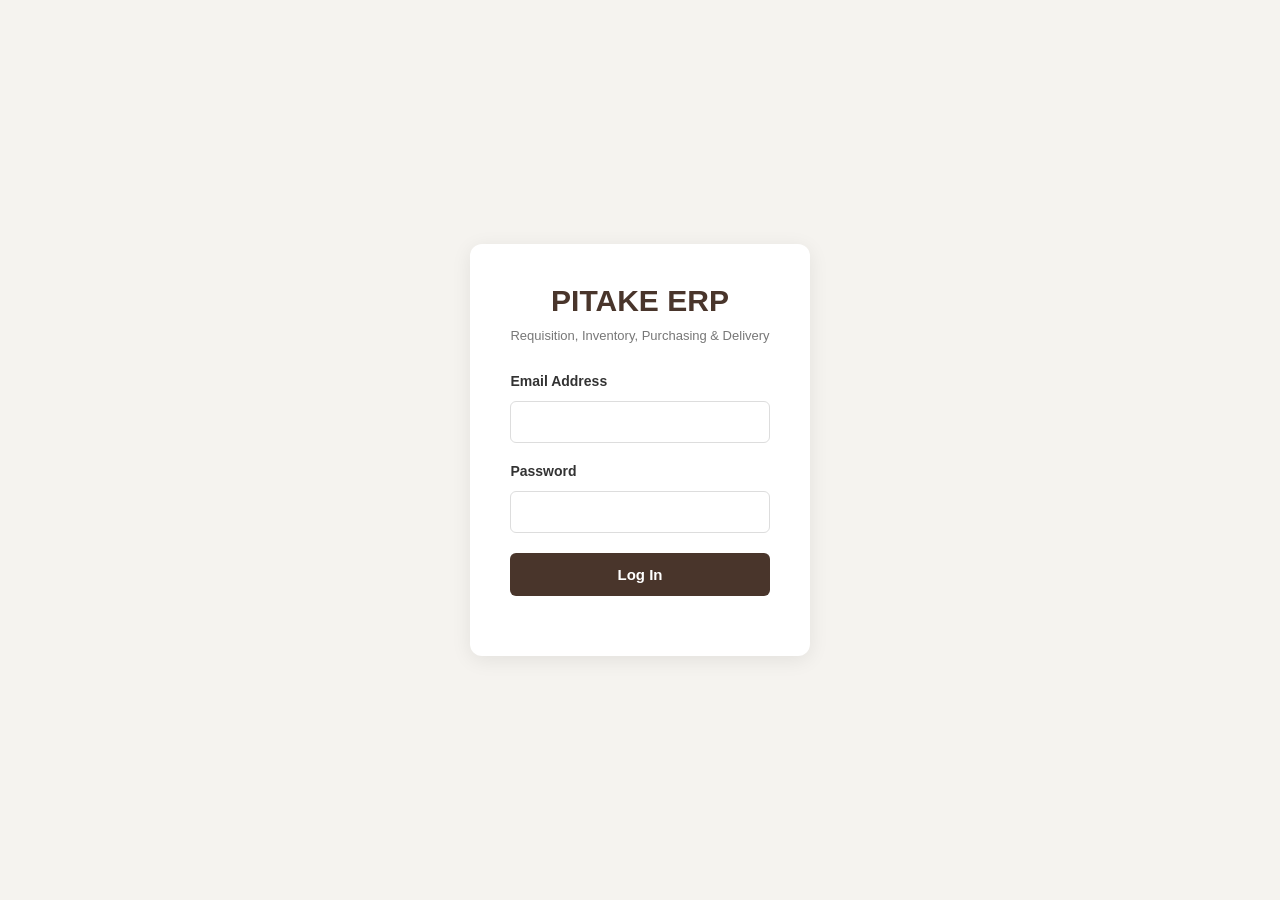
<file: index.html>
<!DOCTYPE html>
<html lang="en">
<head>
    <meta charset="UTF-8">
    <meta name="viewport" content="width=device-width, initial-scale=1.0">
    <title>PITAKE ERP | Login</title>
    <link rel="stylesheet" href="css/style.css">
</head>
<body>

    <div id="app">
        <div class="login-container">
            <h1>PITAKE ERP</h1>
            <p>Requisition, Inventory, Purchasing & Delivery</p>

            <form id="loginForm">
                <label for="email">Email Address</label>
                <input type="email" id="email" required>

                <label for="password">Password</label>
                <input type="password" id="password" required>

                <button type="submit">Log In</button>

                <p id="loginMessage"></p>
            </form>
        </div>
    </div>

    <script type="module" src="js/auth.js"></script>
</body>
</html>
</file>
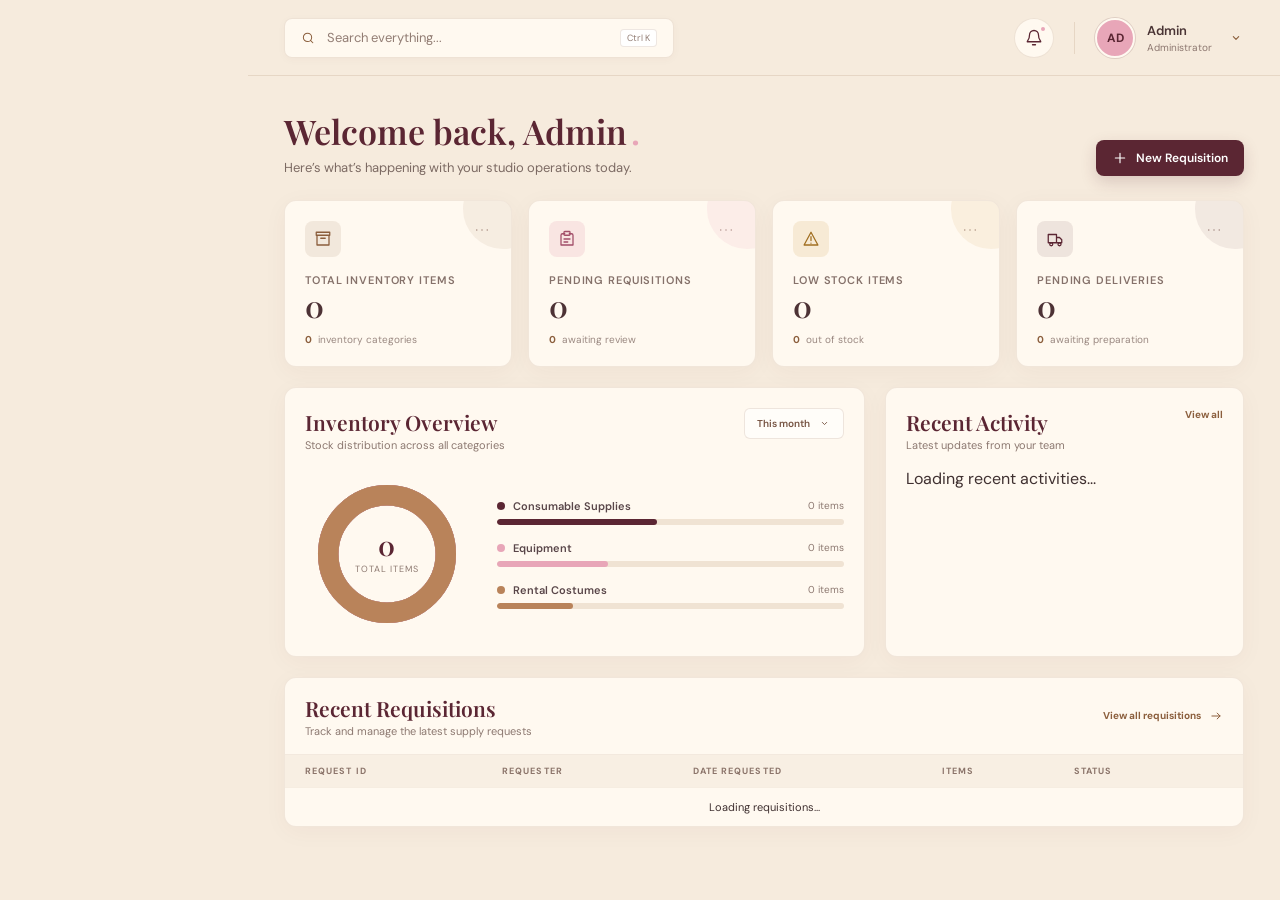
<file: pages/dashboard.html>
<!DOCTYPE html>
<html lang="en">
<head>
  <meta charset="UTF-8" />
  <meta name="viewport" content="width=device-width, initial-scale=1.0" />
  <title>PITAKE — Studio Operations Dashboard</title>
  <link rel="preconnect" href="https://fonts.googleapis.com" />
  <link rel="preconnect" href="https://fonts.gstatic.com" crossorigin />
  <link href="https://fonts.googleapis.com/css2?family=DM+Sans:wght@400;500;600;700&family=Playfair+Display:wght@500;600;700&display=swap" rel="stylesheet" />
  <link rel="stylesheet" href="../css/dashboard.css" />
  <link rel="stylesheet" href="../css/sidebar.css">
</head>
<body>
  <div class="app-layout">
    <!-- Sidebar -->
    <div id="sidebar-container"></div>

    <!-- Main Workspace -->
    <div class="main-wrapper">
      <!-- Top Header -->
      <header class="top-header">
        <!-- Global Search -->
        <div class="search-box">
            <svg aria-hidden="true" fill="none" height="18" viewBox="0 0 24 24" width="18" stroke="currentColor" stroke-linecap="round" stroke-linejoin="round" stroke-width="1.7">
                <circle cx="11" cy="11" r="7" />
                <path d="m20 20-4-4" />
            </svg>

            <input
                type="text"
                id="globalSearch"
                placeholder="Search everything..."
                aria-label="Search everything"
                autocomplete="off"
            />

            <kbd class="search-kbd">Ctrl K</kbd>

            <div id="globalSearchResults" class="global-search-results hidden">
                <p class="search-empty">Start typing to search.</p>
            </div>
        </div>

       <div class="header-actions">
        <div class="notif-wrapper">
            <button id="notif-btn" class="notif-btn" aria-label="Notifications">
                <svg aria-hidden="true" fill="none" height="18" viewBox="0 0 24 24" width="18" stroke="currentColor" stroke-linecap="round" stroke-linejoin="round" stroke-width="1.7">
                    <path d="M18 8a6 6 0 0 0-12 0c0 7-3 7-3 9h18c0-2-3-2-3-9Z" />
                    <path d="M10 21h4" />
                </svg>
                <span class="notif-badge" id="notifBadge"></span>
            </button>

            <div id="notif-popover" class="notif-popover hidden">
                <p class="font-display notif-title">Notifications</p>
                <div id="notificationList">
                    <p class="notif-text">Loading notifications...</p>
                </div>
            </div>
        </div>

          <span class="header-divider"></span>

        <button class="user-profile-btn">
            <div class="user-avatar" id="userAvatar">AD</div>
            <div>
                <p class="user-name" id="userName">Admin</p>
                <p class="user-role" id="userRole">Administrator</p>
            </div>
            <svg class="user-chevron" aria-hidden="true" fill="none" height="16" viewBox="0 0 24 24" width="16" stroke="currentColor" stroke-linecap="round" stroke-linejoin="round" stroke-width="1.7">
                <path d="m8 10 4 4 4-4" />
            </svg>
        </button>
        </div>
      </header>

    <!-- Main Content -->
    <main class="main-content">
        <!-- Page Title Row -->
        <section class="page-header">
            <div>
                <div class="page-date" id="pageDate"></div>

                <h1 class="font-display page-title">
                    Welcome back, <span id="welcomeName">Admin</span><span class="title-dot">.</span>
                </h1>

                <p class="page-subtitle">
                    Here’s what’s happening with your studio operations today.
                </p>
            </div>

            <button class="primary-btn">
                <svg aria-hidden="true" fill="none" height="16" viewBox="0 0 24 24" width="16" stroke="currentColor" stroke-linecap="round" stroke-linejoin="round" stroke-width="1.7">
                    <path d="M12 5v14M5 12h14" />
                </svg>
                New Requisition
            </button>
        </section>

        <!-- Stats Grid -->
        <section class="stats-grid">
          <!-- Stat 1 -->
          <article class="stat-card">
            <div class="stat-orb stat-orb-brown"></div>
            <div class="stat-top">
              <div class="stat-icon icon-brown">
                <svg aria-hidden="true" fill="none" height="18" viewBox="0 0 24 24" width="18" stroke="currentColor" stroke-linecap="round" stroke-linejoin="round" stroke-width="1.7">
                  <path d="M4 7v13h16V7M3 3h18v4H3zM9 11h6" />
                </svg>
              </div>
              <svg class="dots-icon" aria-hidden="true" fill="none" height="18" viewBox="0 0 24 24" width="18">
                <circle cx="5" cy="12" r="1" fill="currentColor" />
                <circle cx="12" cy="12" r="1" fill="currentColor" />
                <circle cx="19" cy="12" r="1" fill="currentColor" />
              </svg>
            </div>
            <p class="stat-label">Total Inventory Items</p>
            <p class="font-display stat-value" id="totalInventory">0</p>
            <div class="stat-meta">
                <span class="stat-change" id="inventoryCategoryCount">0</span>
                <span class="stat-detail">inventory categories</span>
            </div>
          </article>

          <!-- Stat 2 -->
          <article class="stat-card">
            <div class="stat-orb stat-orb-pink"></div>
            <div class="stat-top">
              <div class="stat-icon icon-pink">
                <svg aria-hidden="true" fill="none" height="18" viewBox="0 0 24 24" width="18" stroke="currentColor" stroke-linecap="round" stroke-linejoin="round" stroke-width="1.7">
                  <path d="M9 5H6a2 2 0 0 0-2 2v13h16V7a2 2 0 0 0-2-2h-3" />
                  <rect x="8" y="2" width="8" height="5" rx="1" />
                  <path d="M8 12h8M8 16h5" />
                </svg>
              </div>
              <svg class="dots-icon" aria-hidden="true" fill="none" height="18" viewBox="0 0 24 24" width="18">
                <circle cx="5" cy="12" r="1" fill="currentColor" />
                <circle cx="12" cy="12" r="1" fill="currentColor" />
                <circle cx="19" cy="12" r="1" fill="currentColor" />
              </svg>
            </div>
            <p class="stat-label">Pending Requisitions</p>
            <p class="font-display stat-value" id="pendingRequisitions">0</p>
            <div class="stat-meta">
                <span class="stat-change" id="requisitionMeta">0</span>
                <span class="stat-detail">awaiting review</span>
            </div>
          </article>

          <!-- Stat 3 -->
          <article class="stat-card">
            <div class="stat-orb stat-orb-gold"></div>
            <div class="stat-top">
              <div class="stat-icon icon-gold">
                <svg aria-hidden="true" fill="none" height="18" viewBox="0 0 24 24" width="18" stroke="currentColor" stroke-linecap="round" stroke-linejoin="round" stroke-width="1.7">
                  <path d="M12 3 2.8 20h18.4L12 3Z" />
                  <path d="M12 9v5M12 17.5v.1" />
                </svg>
              </div>
              <svg class="dots-icon" aria-hidden="true" fill="none" height="18" viewBox="0 0 24 24" width="18">
                <circle cx="5" cy="12" r="1" fill="currentColor" />
                <circle cx="12" cy="12" r="1" fill="currentColor" />
                <circle cx="19" cy="12" r="1" fill="currentColor" />
              </svg>
            </div>
            <p class="stat-label">Low Stock Items</p>
            <p class="font-display stat-value" id="lowStockItems">0</p>
            <div class="stat-meta">
                <span class="stat-change" id="lowStockMeta">0</span>
                <span class="stat-detail">out of stock</span>
            </div>
          </article>

          <!-- Stat 4 -->
          <article class="stat-card">
            <div class="stat-orb stat-orb-maroon"></div>
            <div class="stat-top">
              <div class="stat-icon icon-maroon">
                <svg aria-hidden="true" fill="none" height="18" viewBox="0 0 24 24" width="18" stroke="currentColor" stroke-linecap="round" stroke-linejoin="round" stroke-width="1.7">
                  <path d="M3 6h11v11H3zM14 10h4l3 3v4h-7z" />
                  <circle cx="7" cy="19" r="2" />
                  <circle cx="18" cy="19" r="2" />
                </svg>
              </div>
              <svg class="dots-icon" aria-hidden="true" fill="none" height="18" viewBox="0 0 24 24" width="18">
                <circle cx="5" cy="12" r="1" fill="currentColor" />
                <circle cx="12" cy="12" r="1" fill="currentColor" />
                <circle cx="19" cy="12" r="1" fill="currentColor" />
              </svg>
            </div>
            <p class="stat-label">Pending Deliveries</p>
            <p class="font-display stat-value" id="pendingDeliveries">0</p>
            <div class="stat-meta">
                <span class="stat-change" id="deliveryMeta">0</span>
                <span class="stat-detail">awaiting preparation</span>
            </div>
          </article>
        </section>

        <!-- Middle Panels Grid -->
        <section class="middle-grid">
          <!-- Inventory Overview -->
          <article class="panel-card">
            <div class="panel-header">
              <div>
                <h2 class="font-display panel-title">Inventory Overview</h2>
                <p class="panel-subtitle">Stock distribution across all categories</p>
              </div>
              <button class="filter-btn">
                This month
                <svg aria-hidden="true" fill="none" height="13" viewBox="0 0 24 24" width="13" stroke="currentColor" stroke-linecap="round" stroke-linejoin="round" stroke-width="1.7">
                  <path d="m8 10 4 4 4-4" />
                </svg>
              </button>
            </div>

            <div class="overview-body">
              <div class="donut-wrapper">
                <svg viewBox="0 0 120 120" class="donut-svg" aria-label="Inventory distribution chart">
                <!-- Background circle -->
                <circle
                    cx="60" cy="60" r="43"
                    fill="none"
                    stroke="#F0E3D3"
                    stroke-width="15"
                />

                <!-- Consumable Supplies -->
                <circle
                    id="consumableArc"
                    cx="60" cy="60" r="43"
                    fill="none"
                    stroke="#5B2633"
                    stroke-width="15"
                />

                <!-- Equipment -->
                <circle
                    id="equipmentArc"
                    cx="60" cy="60" r="43"
                    fill="none"
                    stroke="#E8A6B8"
                    stroke-width="15"
                />

                <!-- Rental Costumes -->
                <circle
                    id="costumeArc"
                    cx="60" cy="60" r="43"
                    fill="none"
                    stroke="#B9835A"
                    stroke-width="15"
                />
                </svg>
                <div class="donut-center">
                  <span class="font-display donut-total" id="inventoryChartTotal">0</span>
                  <span class="donut-label">Total items</span>
                </div>
              </div>

              <div class="category-list">
                <!-- Category 1 -->
                <div class="category-item">
                  <div class="category-row">
                    <div class="category-name-wrap">
                      <span class="category-dot" style="background-color: #5B2633"></span>
                      <span class="category-name">Consumable Supplies</span>
                    </div>
                    <span class="category-count" id="consumableCount">0 items</span>
                  </div>
                  <div class="progress-track">
                    <div class="progress-fill"  id="consumableProgress" style="width: 46%; background-color: #5B2633"></div>
                  </div>
                </div>

                <!-- Category 2 -->
                <div class="category-item">
                  <div class="category-row">
                    <div class="category-name-wrap">
                      <span class="category-dot" style="background-color: #E8A6B8"></span>
                      <span class="category-name">Equipment</span>
                    </div>
                    <span class="category-count" id="equipmentCount">0 items</span>
                  </div>
                  <div class="progress-track">
                    <div class="progress-fill"  id="equipmentProgress" style="width: 32%; background-color: #E8A6B8"></div>
                  </div>
                </div>

                <!-- Category 3 -->
                <div class="category-item">
                  <div class="category-row">
                    <div class="category-name-wrap">
                      <span class="category-dot" style="background-color: #B9835A"></span>
                      <span class="category-name">Rental Costumes</span>
                    </div>
                    <span class="category-count" id="costumeCount">0 items</span>
                  </div>
                  <div class="progress-track">
                    <div class="progress-fill" id="costumeProgress" style="width: 22%; background-color: #B9835A"></div>
                  </div>
                </div>
              </div>
            </div>
          </article>

          <!-- Recent Activity -->
          <article class="panel-card">
            <div class="panel-header compact">
              <div>
                <h2 class="font-display panel-title">Recent Activity</h2>
                <p class="panel-subtitle">Latest updates from your team</p>
              </div>
              <button class="text-link">View all</button>
            </div>

            <div class="timeline" id="recentActivityList">
                <p id="activityLoading">Loading recent activities...</p>
            </div>
          </article>
        </section>

        <!-- Recent Requisitions Table -->
        <section class="table-card">
          <div class="table-header">
            <div>
              <h2 class="font-display panel-title">Recent Requisitions</h2>
              <p class="panel-subtitle">Track and manage the latest supply requests</p>
            </div>
            <button class="text-link-arrow">
              View all requisitions
              <svg aria-hidden="true" fill="none" height="14" viewBox="0 0 24 24" width="14" stroke="currentColor" stroke-linecap="round" stroke-linejoin="round" stroke-width="1.7">
                <path d="M5 12h14m-5-5 5 5-5 5" />
              </svg>
            </button>
          </div>

          <div class="table-wrap">
            <table class="data-table">
              <thead>
                <tr>
                  <th>Request ID</th>
                  <th>Requester</th>
                  <th>Date Requested</th>
                  <th>Items</th>
                  <th>Status</th>
                  <th class="col-actions"><span class="sr-only">Actions</span></th>
                </tr>
              </thead>
              <tbody id="recentRequisitionsBody">
                <tr>
                    <td colspan="6" style="text-align: center;">
                        Loading requisitions...
                    </td>
                </tr>
            </tbody>
            </table>
          </div>
        </section>
      </main>
    </div>
  </div>

  <script>
    const notifBtn = document.getElementById("notif-btn");
    const notifPopover = document.getElementById("notif-popover");
    notifBtn.addEventListener("click", () => notifPopover.classList.toggle("hidden"));

    document.querySelectorAll(".nav-item").forEach((btn) => {
      btn.addEventListener("click", () => {
        document.querySelectorAll(".nav-item").forEach((item) => {
          item.classList.remove("active");
          const indicator = item.querySelector(".nav-indicator");
          if (indicator) indicator.remove();
        });
        btn.classList.add("active");
        const bar = document.createElement("span");
        bar.className = "nav-indicator";
        btn.prepend(bar);
      });
    });
  </script>
  <script type="module" src="../js/dashboard.js"></script>
  <script type="module" src="../js/sidebar.js"></script>
</body>
</html>
</file>
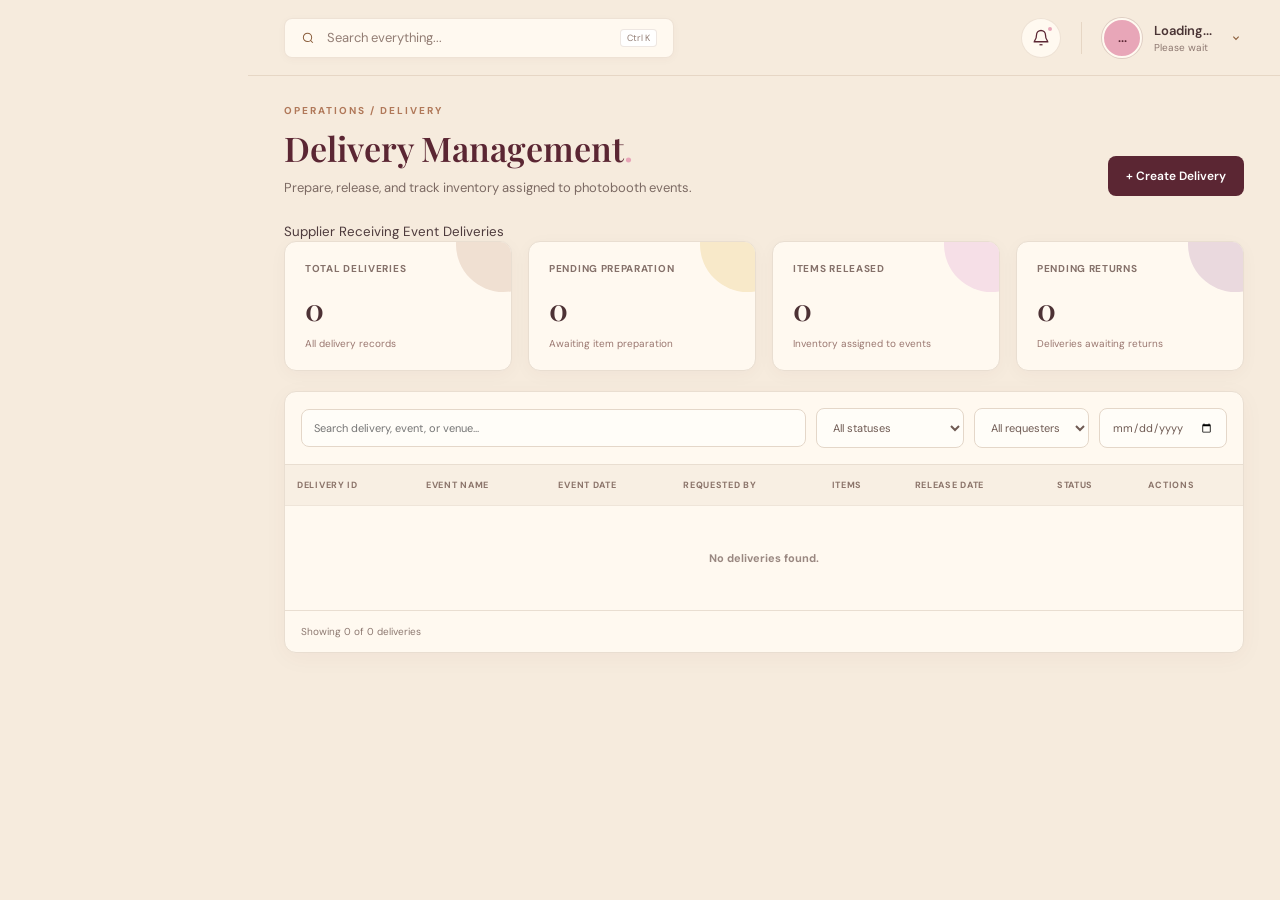
<file: pages/delivery.html>
<!DOCTYPE html>
<html lang="en">
<head>
    <meta charset="UTF-8">
    <meta name="viewport" content="width=device-width, initial-scale=1.0">

    <title>PITAKE — Delivery Management</title>

    <!-- Fonts -->
    <link rel="preconnect" href="https://fonts.googleapis.com">
    <link rel="preconnect" href="https://fonts.gstatic.com" crossorigin>
    <link
        href="https://fonts.googleapis.com/css2?family=DM+Sans:wght@400;500;600;700&family=Playfair+Display:wght@500;600;700&display=swap"
        rel="stylesheet"
    >

    <!-- Existing shared styles -->
    <link rel="stylesheet" href="../css/dashboard.css">
    <link rel="stylesheet" href="../css/sidebar.css">

    <!-- Delivery-specific styles -->
    <link rel="stylesheet" href="../css/delivery.css">
</head>

<body>

<div class="app-layout">

    <!-- SHARED SIDEBAR -->
    <div id="sidebar-container"></div>

    <!-- MAIN WORKSPACE -->
    <div class="main-wrapper">

        <!-- TOP HEADER -->
        <header class="top-header">

            <div class="search-box">
                <svg width="18" height="18" viewBox="0 0 24 24"
                     fill="none" stroke="currentColor"
                     stroke-width="1.7" aria-hidden="true">
                    <circle cx="11" cy="11" r="7"></circle>
                    <path d="m20 20-4-4"></path>
                </svg>

                <input
                    type="text"
                    id="globalSearch"
                    placeholder="Search everything..."
                    aria-label="Search everything"
                    autocomplete="off"
                >

                <kbd class="search-kbd">Ctrl K</kbd>

                <div id="globalSearchResults"
                     class="global-search-results hidden">
                    <p class="search-empty">
                        Start typing to search.
                    </p>
                </div>
            </div>

            <div class="header-actions">

                <!-- NOTIFICATIONS -->
                <div class="notif-wrapper">
                    <button type="button"
                            id="notif-btn"
                            class="notif-btn"
                            aria-label="Notifications">
                        <svg width="18" height="18"
                             viewBox="0 0 24 24"
                             fill="none"
                             stroke="currentColor"
                             stroke-width="1.7">
                            <path d="M18 8a6 6 0 0 0-12 0c0 7-3 7-3 9h18c0-2-3-2-3-9Z"></path>
                            <path d="M10 21h4"></path>
                        </svg>
                        <span class="notif-badge" id="notifBadge"></span>
                    </button>

                    <div id="notif-popover"
                         class="notif-popover hidden">
                        <p class="font-display notif-title">
                            Notifications
                        </p>
                        <div id="notificationList">
                            <p class="notif-text">
                                No notifications to display.
                            </p>
                        </div>
                    </div>
                </div>

                <span class="header-divider"></span>

                <!-- LOGGED-IN USER PROFILE -->
                <button type="button" class="user-profile-btn">
                    <div class="user-avatar" id="userAvatar">
                        ...
                    </div>
                    <div>
                        <p class="user-name" id="userName">
                            Loading...
                        </p>
                        <p class="user-role" id="userRole">
                            Please wait
                        </p>
                    </div>
                    <svg class="user-chevron"
                         width="16" height="16"
                         viewBox="0 0 24 24"
                         fill="none" stroke="currentColor"
                         stroke-width="1.7">
                        <path d="m8 10 4 4 4-4"></path>
                    </svg>
                </button>

            </div>
        </header>

        <!-- DELIVERY MANAGEMENT CONTENT -->
        <main class="main-content">

            <div class="delivery-page">

                <!-- PAGE HEADER -->
                <section class="delivery-header">
                    <div>
                        <p class="delivery-eyebrow">
                            OPERATIONS / DELIVERY
                        </p>

                        <h1 class="font-display">
                            Delivery Management<span class="delivery-title-dot">.</span>
                        </h1>

                        <p class="delivery-description">
                            Prepare, release, and track inventory assigned to photobooth events.
                        </p>
                    </div>

                    <button type="button"
                            class="delivery-primary-btn"
                            id="createDeliveryBtn">
                        + Create Delivery
                    </button>
                </section>
<!-- DELIVERY MODULE NAVIGATION -->
<div class="delivery-tabs" role="tablist"
     aria-label="Delivery sections">

    <button type="button"
            class="delivery-tab active"
            id="supplierReceivingTab"
            role="tab"
            aria-selected="true">
        Supplier Receiving
    </button>

    <button type="button"
            class="delivery-tab"
            id="eventDeliveriesTab"
            role="tab"
            aria-selected="false">
        Event Deliveries
    </button>

</div>
                <!-- DELIVERY STATISTICS -->
                <section class="delivery-stats">

                    <article class="delivery-stat-card">
                        <p class="delivery-stat-label">
                            Total Deliveries
                        </p>
                        <h2 class="font-display" id="totalDeliveries">0</h2>
                        <p class="delivery-stat-note">
                            All delivery records
                        </p>
                    </article>

                    <article class="delivery-stat-card">
                        <p class="delivery-stat-label">
                            Pending Preparation
                        </p>
                        <h2 class="font-display" id="pendingDeliveries">0</h2>
                        <p class="delivery-stat-note">
                            Awaiting item preparation
                        </p>
                    </article>

                    <article class="delivery-stat-card">
                        <p class="delivery-stat-label">
                            Items Released
                        </p>
                        <h2 class="font-display" id="releasedItems">0</h2>
                        <p class="delivery-stat-note">
                            Inventory assigned to events
                        </p>
                    </article>

                    <article class="delivery-stat-card">
                        <p class="delivery-stat-label">
                            Pending Returns
                        </p>
                        <h2 class="font-display" id="pendingReturns">0</h2>
                        <p class="delivery-stat-note">
                            Deliveries awaiting returns
                        </p>
                    </article>

                </section>

                <!-- DELIVERY TABLE -->
                <section class="delivery-panel">

                    <!-- FILTERS -->
                    <div class="delivery-toolbar">

                        <input
                            type="search"
                            id="deliverySearch"
                            placeholder="Search delivery, event, or venue..."
                            aria-label="Search deliveries"
                        >

                        <select id="deliveryStatusFilter"
                                aria-label="Filter by delivery status">
                            <option value="">All statuses</option>
                            <option value="Pending Preparation">Pending Preparation</option>
                            <option value="Ready for Release">Ready for Release</option>
                            <option value="Released">Released</option>
                            <option value="Partially Returned">Partially Returned</option>
                            <option value="Returned">Returned</option>
                            <option value="Completed">Completed</option>
                        </select>

                        <select id="deliveryRequesterFilter"
                                aria-label="Filter by requester">
                            <option value="">All requesters</option>
                        </select>

                        <input type="date"
                               id="deliveryDateFilter"
                               aria-label="Filter by event date">

                    </div>

                    <!-- TABLE -->
                    <div class="delivery-table-container">
                        <table class="delivery-table">
                            <thead>
                                <tr>
                                    <th>Delivery ID</th>
                                    <th>Event Name</th>
                                    <th>Event Date</th>
                                    <th>Requested By</th>
                                    <th>Items</th>
                                    <th>Release Date</th>
                                    <th>Status</th>
                                    <th>Actions</th>
                                </tr>
                            </thead>

                            <tbody id="deliveryTableBody">
                                <tr>
                                    <td colspan="8" class="delivery-empty">
                                        No deliveries found.
                                    </td>
                                </tr>
                            </tbody>
                        </table>
                    </div>

                    <!-- FOOTER -->
                    <div class="delivery-table-footer">
                        <span id="deliveryCount">
                            Showing 0 of 0 deliveries
                        </span>
                    </div>

                </section>

            </div>

        </main>

    </div>
</div>

<!-- CREATE DELIVERY MODAL -->
<div class="delivery-modal-overlay"
     id="createDeliveryModal"
     hidden>

    <div class="delivery-modal"
         role="dialog"
         aria-modal="true"
         aria-labelledby="createDeliveryTitle">

        <div class="delivery-modal-header">
            <div>
                <h2 class="font-display" id="createDeliveryTitle">
                    Create Delivery
                </h2>
                <p>
                    Assign inventory and personnel to an upcoming event.
                </p>
            </div>

            <button type="button"
                    id="closeCreateDelivery"
                    aria-label="Close create delivery form">
                &times;
            </button>
        </div>

        <form id="createDeliveryForm">

            <div class="delivery-modal-body">
                <div class="delivery-form-grid">

                    <div class="delivery-form-group">
                        <label for="deliveryEventName">Event Name</label>
                        <input type="text"
                               id="deliveryEventName"
                               name="event"
                               placeholder="Event or client name"
                               required>
                    </div>

                    <div class="delivery-form-group">
                        <label for="deliveryEventDate">Event Date</label>
                        <input type="date"
                               id="deliveryEventDate"
                               name="date"
                               required>
                    </div>

                    <div class="delivery-form-group delivery-full-width">
                        <label for="deliveryVenue">Venue</label>
                        <input type="text"
                               id="deliveryVenue"
                               name="venue"
                               placeholder="Venue and room"
                               required>
                    </div>

                    <div class="delivery-form-group">
                        <label for="deliveryPersonnel">Assigned Personnel</label>
                        <select id="deliveryPersonnel"
                                name="personnel"
                                required>
                            <option value="">Select personnel</option>
                        </select>
                    </div>

                    <div class="delivery-form-group">
                        <label for="deliveryRequisition">Related Requisition</label>
                        <select id="deliveryRequisition"
                                name="requisition"
                                required>
                            <option value="">Select requisition</option>
                        </select>
                    </div>

                </div>

                <div class="delivery-items-form">
                    <h3>Requested Inventory Items</h3>

                    <div id="deliveryItemRows">
                        <!-- JavaScript will add item rows here -->
                    </div>

                    <button type="button"
                            id="addDeliveryItemBtn"
                            class="delivery-secondary-btn">
                        + Add Item
                    </button>
                </div>

            </div>

            <div class="delivery-modal-footer">
                <button type="button"
                        class="delivery-cancel-btn"
                        id="cancelCreateDelivery">
                    Cancel
                </button>

                <button type="submit"
                        class="delivery-primary-btn">
                    Create Delivery
                </button>
            </div>

        </form>

    </div>
</div>

<!-- DELIVERY DETAILS DRAWER -->
<div class="delivery-modal-overlay delivery-drawer-overlay"
     id="deliveryDetailsModal"
     hidden>

    <aside class="delivery-details-drawer"
           role="dialog"
           aria-modal="true"
           aria-labelledby="deliveryDetailsTitle">

        <div class="delivery-drawer-header">
            <div>
                <p class="delivery-eyebrow">DELIVERY DETAILS</p>
                <h2 class="font-display" id="deliveryDetailsTitle">
                    Delivery
                </h2>
            </div>

            <button type="button"
                    id="closeDeliveryDetails"
                    aria-label="Close delivery details">
                &times;
            </button>
        </div>

        <div class="delivery-drawer-content">

            <div class="delivery-event-summary">
                <div>
                    <strong id="detailEventName">Event Name</strong>
                    <p id="detailEventInfo">Event date and venue</p>
                </div>
                <span id="detailStatus" class="delivery-status">
                    Pending Preparation
                </span>
            </div>

            <div class="delivery-detail-grid">
                <div>
                    <span>REQUESTED BY</span>
                    <strong id="detailRequester">—</strong>
                </div>
                <div>
                    <span>ASSIGNED TO</span>
                    <strong id="detailPersonnel">—</strong>
                </div>
                <div>
                    <span>REQUISITION</span>
                    <strong id="detailRequisition">—</strong>
                </div>
            </div>

            <section class="delivery-checklist">
                <h3>Item Checklist</h3>
                <p>Preparation, release, usage, and returns</p>

                <div id="deliveryChecklist">
                    <!-- JavaScript will render delivery items -->
                </div>
            </section>

        </div>

        <div class="delivery-drawer-footer"
             id="deliveryActionFooter">
            <!-- Workflow action buttons -->
        </div>

    </aside>
</div>

<!-- ACTUAL USAGE MODAL -->
<div class="delivery-modal-overlay"
     id="deliveryUsageModal"
     hidden>

    <div class="delivery-modal delivery-small-modal"
         role="dialog"
         aria-modal="true"
         aria-labelledby="deliveryUsageTitle">

        <div class="delivery-modal-header">
            <div>
                <h2 class="font-display" id="deliveryUsageTitle">
                    Record Actual Usage
                </h2>
                <p>Record consumable quantities used during the event.</p>
            </div>
            <button type="button" id="closeUsageModal">&times;</button>
        </div>

        <form id="deliveryUsageForm">
            <div class="delivery-modal-body"
                 id="deliveryUsageItems"></div>

            <div class="delivery-modal-footer">
                <button type="button"
                        class="delivery-cancel-btn"
                        id="cancelUsageModal">
                    Cancel
                </button>
                <button type="submit" class="delivery-primary-btn">
                    Save Actual Usage
                </button>
            </div>
        </form>

    </div>
</div>

<!-- RETURN INSPECTION MODAL -->
<div class="delivery-modal-overlay"
     id="deliveryReturnModal"
     hidden>

    <div class="delivery-modal"
         role="dialog"
         aria-modal="true"
         aria-labelledby="deliveryReturnTitle">

        <div class="delivery-modal-header">
            <div>
                <h2 class="font-display" id="deliveryReturnTitle">
                    Return Inspection
                </h2>
                <p>Record returned assets, condition, and missing items.</p>
            </div>
            <button type="button" id="closeReturnModal">&times;</button>
        </div>

        <form id="deliveryReturnForm">
            <div class="delivery-modal-body">
                <div id="deliveryReturnItems"></div>

                <div class="delivery-form-group">
                    <label for="deliveryReturnRemarks">
                        Inspection Remarks
                    </label>
                    <textarea id="deliveryReturnRemarks"
                              rows="3"
                              placeholder="Note damage, cleaning, or repair requirements..."></textarea>
                </div>
            </div>

            <div class="delivery-modal-footer">
                <button type="button"
                        class="delivery-cancel-btn"
                        id="cancelReturnModal">
                    Cancel
                </button>
                <button type="submit" class="delivery-primary-btn">
                    Confirm Returns
                </button>
            </div>
        </form>

    </div>
</div>

<!-- PAGE SCRIPTS -->
<script type="module" src="../js/delivery.js"></script>
<script type="module" src="../js/sidebar.js"></script>

</body>
</html>
</file>
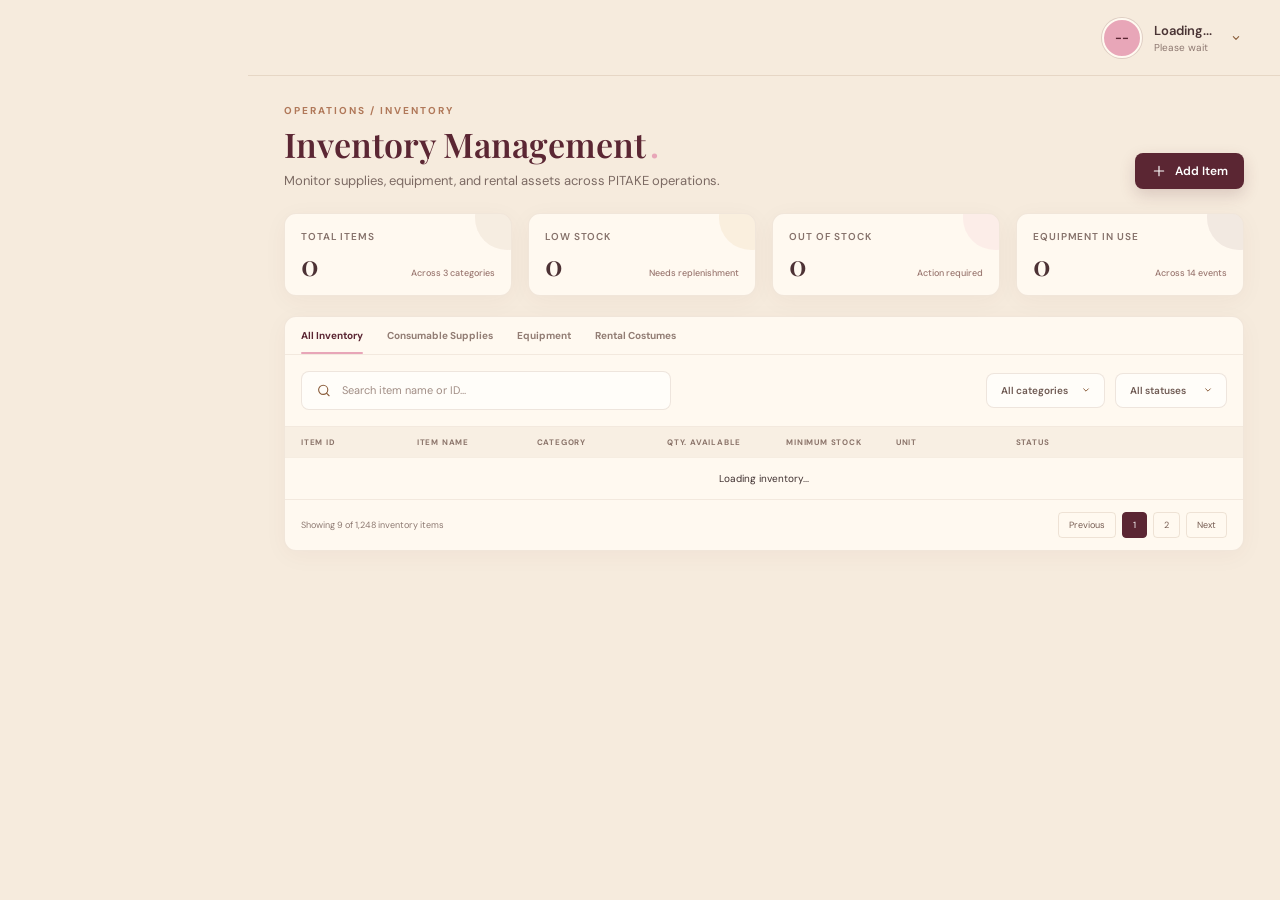
<file: pages/inventory.html>
<!DOCTYPE html>
<html lang="en">
<head>
  <meta charset="UTF-8" />
  <meta name="viewport" content="width=device-width, initial-scale=1.0" />
  <title>Inventory Management | PITAKE</title>

  <link rel="stylesheet" href="../css/sidebar.css" />
  <link rel="stylesheet" href="../css/dashboard.css" />
  <link rel="stylesheet" href="../css/inventory.css" />

  <link rel="preconnect" href="https://fonts.googleapis.com" />
  <link rel="preconnect" href="https://fonts.gstatic.com" crossorigin />
  <link href="https://fonts.googleapis.com/css2?family=DM+Sans:wght@400;500;600;700&family=Playfair+Display:wght@500;600;700&display=swap" rel="stylesheet" />
</head>
<body>
  <div id="inventoryPage" class="app-layout">
    <!-- Dynamic Sidebar Mount -->
    <div id="sidebar-container"></div>

    <!-- Main Workspace -->
    <div class="main-wrapper">
      <!-- Top Header -->
      <header class="top-header">
          <div class="header-actions">
            <button type="button" class="user-profile-btn">
                <div class="user-avatar" id="loggedInUserAvatar">--</div>

                <div>
                    <p class="user-name" id="loggedInUserName">Loading...</p>
                    <p class="user-role" id="loggedInUserRole">Please wait</p>
                </div>

                <svg class="user-chevron" aria-hidden="true"
                    fill="none" height="16" viewBox="0 0 24 24"
                    width="16" stroke="currentColor"
                    stroke-linecap="round" stroke-linejoin="round"
                    stroke-width="1.7">
                    <path d="m8 10 4 4 4-4" />
                </svg>
            </button>
          </div>
      </header>


      <!-- Main Content -->
      <main class="main-content">
        <!-- Page Title Row -->
        <section class="page-header">
          <div>
            <p class="page-date">Operations / Inventory</p>
            <h1 class="font-display page-title">Inventory Management<span class="title-dot">.</span></h1>
            <p class="page-subtitle">Monitor supplies, equipment, and rental assets across PITAKE operations.</p>
          </div>
          <button type="button" class="primary-btn" id="openAddItemBtn">
            <svg aria-hidden="true" width="16" height="16" viewBox="0 0 24 24" fill="none" stroke="currentColor" stroke-width="1.7" stroke-linecap="round" stroke-linejoin="round">
              <path d="M12 5v14M5 12h14" />
            </svg>
            Add Item
          </button>
        </section>

        <!-- Stats Grid -->
        <section class="stats-grid inv-stats-grid">
          <article class="stat-card inv-stat-card">
            <div class="stat-orb inv-orb stat-orb-brown"></div>
            <p class="inv-stat-label">Total Items</p>
            <div class="inv-stat-row">
              <p class="font-display inv-stat-value" id="totalItemsCount">0</p>
              <p class="inv-stat-note">Across 3 categories</p>
            </div>
          </article>

          <article class="stat-card inv-stat-card">
            <div class="stat-orb inv-orb stat-orb-gold"></div>
            <p class="inv-stat-label">Low Stock</p>
            <div class="inv-stat-row">
              <p class="font-display inv-stat-value" id="lowStockCount">0</p>
              <p class="inv-stat-note">Needs replenishment</p>
            </div>
          </article>

          <article class="stat-card inv-stat-card">
            <div class="stat-orb inv-orb stat-orb-pink"></div>
            <p class="inv-stat-label">Out of Stock</p>
            <div class="inv-stat-row">
              <p class="font-display inv-stat-value" id="outOfStockCount">0</p>
              <p class="inv-stat-note">Action required</p>
            </div>
          </article>

          <article class="stat-card inv-stat-card">
            <div class="stat-orb inv-orb stat-orb-maroon"></div>
            <p class="inv-stat-label">Equipment in Use</p>
            <div class="inv-stat-row">
              <p class="font-display inv-stat-value" id="equipmentInUseCount">0</p>
              <p class="inv-stat-note">Across 14 events</p>
            </div>
          </article>
        </section>

        <!-- Inventory Table Card -->
        <section class="table-card">
          <!-- Category Tabs -->
          <div class="inv-tabs-bar">
              <div class="inv-tabs-list">
                  <button type="button" class="inv-tab active" data-category-id="">
                      All Inventory
                  </button>

                  <button type="button" class="inv-tab" data-category-id="1">
                      Consumable Supplies
                  </button>

                  <button type="button" class="inv-tab" data-category-id="2">
                      Equipment
                  </button>

                  <button type="button" class="inv-tab" data-category-id="3">
                      Rental Costumes
                  </button>
              </div>
          </div>

          <!-- Search & Filter Toolbar -->
          <div class="inv-toolbar">
            <div class="inv-search-box">
              <svg aria-hidden="true" width="17" height="17" viewBox="0 0 24 24" fill="none" stroke="currentColor" stroke-width="1.7" stroke-linecap="round" stroke-linejoin="round">
                <circle cx="11" cy="11" r="7" />
                <path d="m20 20-4-4" />
              </svg>
              <input
                  type="text"
                  id="inventorySearchInput"
                  class="inv-search-input"
                  placeholder="Search item name or ID..."
                  aria-label="Search item name or ID"
              />           
            </div>

            <div class="inv-filters">
              <div class="inv-select-wrap">
               <select
                  class="inv-select"
                  id="inventoryCategoryFilter"
                  aria-label="Filter by category">
                  <option value="">All categories</option>
              </select>
                <span class="inv-select-icon">
                  <svg aria-hidden="true" width="14" height="14" viewBox="0 0 24 24" fill="none" stroke="currentColor" stroke-width="1.7" stroke-linecap="round" stroke-linejoin="round">
                    <path d="m8 10 4 4 4-4" />
                  </svg>
                </span>
              </div>

              <div class="inv-select-wrap">
                <select class="inv-select" id="inventoryStatusFilter" aria-label="Filter by status">
                  <option value="">All statuses</option>
                  <option value="In Stock">In Stock</option>
                  <option value="Low Stock">Low Stock</option>
                  <option value="Out of Stock">Out of Stock</option>
                </select>
                <span class="inv-select-icon">
                  <svg aria-hidden="true" width="14" height="14" viewBox="0 0 24 24" fill="none" stroke="currentColor" stroke-width="1.7" stroke-linecap="round" stroke-linejoin="round">
                    <path d="m8 10 4 4 4-4" />
                  </svg>
                </span>
              </div>
            </div>
          </div>

          <!-- Inventory Data Table -->
          <table class="inv-table">
            <thead>
              <tr>
                <th class="w-id">Item ID</th>
                <th class="w-name">Item Name</th>
                <th class="w-cat">Category</th>
                <th class="w-qty text-center">Qty. Available</th>
                <th class="w-min text-center">Minimum Stock</th>
                <th class="w-unit">Unit</th>
                <th class="w-status">Status</th>
                <th class="w-view"><span class="sr-only">View</span></th>
              </tr>
            </thead>
            <tbody id="inventoryTableBody">
                <tr>
                    <td colspan="8" class="text-center">
                        Loading inventory...
                    </td>
                </tr>
            </tbody>
          </table>

          <!-- Pagination Footer -->
          <div class="inv-pagination">
            <p>Showing 9 of 1,248 inventory items</p>
            <div class="inv-page-buttons">
              <button class="inv-page-btn">Previous</button>
              <button class="inv-page-btn active">1</button>
              <button class="inv-page-btn">2</button>
              <button class="inv-page-btn">Next</button>
            </div>
          </div>
        </section>
      </main>
    </div>
  </div>

  <!-- ==========================================
       MODAL 1: ADD INVENTORY ITEM (Hidden by default)
  =========================================== -->
  <div class="inv-modal-backdrop hidden" id="addItemModal">
    <div class="inv-modal-box">
      <div class="inv-modal-header">
        <div>
          <p class="font-display inv-modal-title">Add Inventory Item</p>
          <p class="inv-modal-subtitle">Register a new supply, equipment, or costume asset.</p>
        </div>
        <button type="button" id="closeAddItemModalBtn" class="inv-icon-close" aria-label="Close form">
          <svg aria-hidden="true" width="17" height="17" viewBox="0 0 24 24" fill="none" stroke="currentColor" stroke-width="1.7" stroke-linecap="round" stroke-linejoin="round">
            <path d="m6 6 12 12M18 6 6 18" />
          </svg>
        </button>
      </div>

      <form class="inv-modal-form" id="addItemForm">
        <div class="inv-form-grid">
          <label class="col-span-2">
            <span class="inv-field-label">Item name</span>
            <input name="name" class="inv-field-input" placeholder="e.g. Fujifilm Instax film pack" required />
          </label>

          <label>
            <span class="inv-field-label">Category</span>
            <select name="category" id="addItemCategory" class="inv-field-input" required>
              <option value="">Loading categories...</option>
            </select>
          </label>

          <label>
            <span class="inv-field-label">Unit</span>
            <select name="unit" class="inv-field-input">
              <option>units</option>
              <option>boxes</option>
              <option>rolls</option>
              <option>sets</option>
              <option>pieces</option>
            </select>
          </label>

          <label>
              <span class="inv-field-label">Unit Cost (₱)</span>
              <input
                  name="unit_cost"
                  type="number"
                  min="0"
                  step="0.01"
                  value="0"
                  class="inv-field-input"
                  required
              />
          </label>

          <label>
            <span class="inv-field-label">Opening quantity</span>
            <input name="quantity" type="number" min="0" value="1" class="inv-field-input" required />
          </label>

          <label>
            <span class="inv-field-label">Minimum stock</span>
            <input name="minimum" type="number" min="0" value="1" class="inv-field-input" required />
          </label>

          <label class="col-span-2">
            <span class="inv-field-label">Description</span>
            <textarea name="description" rows="3" class="inv-field-input inv-textarea" placeholder="Add specifications, compatibility, or handling notes..." required></textarea>
          </label>
        </div>

        <div class="inv-modal-footer">
          <button type="button" class="inv-btn-secondary" id="cancelAddItemBtn">
              Cancel
          </button>
          <button type="submit" class="primary-btn">
            <svg aria-hidden="true" width="15" height="15" viewBox="0 0 24 24" fill="none" stroke="currentColor" stroke-width="1.7" stroke-linecap="round" stroke-linejoin="round">
              <path d="M12 5v14M5 12h14" />
            </svg>
            Add Item
          </button>
        </div>
      </form>
    </div>
  </div>

<!-- ==========================================
     MODAL: EDIT INVENTORY ITEM
=========================================== -->
<div class="inv-modal-backdrop hidden" id="editItemModal">
    <div class="inv-modal-box">
        <div class="inv-modal-header">
            <div>
                <p class="font-display inv-modal-title">Edit Inventory Item</p>
                <p class="inv-modal-subtitle">Update the selected inventory item's information.</p>
            </div>

            <button type="button" id="closeEditItemModalBtn"
                class="inv-icon-close" aria-label="Close form">
                <svg aria-hidden="true" width="17" height="17"
                    viewBox="0 0 24 24" fill="none"
                    stroke="currentColor" stroke-width="1.7"
                    stroke-linecap="round" stroke-linejoin="round">
                    <path d="m6 6 12 12M18 6 6 18" />
                </svg>
            </button>
        </div>

        <form class="inv-modal-form" id="editItemForm">
            <input type="hidden" name="item_id" id="editItemId">

            <div class="inv-form-grid">
                <label class="col-span-2">
                    <span class="inv-field-label">Item name</span>
                    <input name="name" id="editItemName"
                        class="inv-field-input" required>
                </label>

                <label>
                    <span class="inv-field-label">Category</span>
                    <select name="category" id="editItemCategory"
                        class="inv-field-input" required>
                        <option value="">Loading categories...</option>
                    </select>
                </label>

                <label>
                    <span class="inv-field-label">Unit</span>
                    <select name="unit" id="editItemUnit"
                        class="inv-field-input" required>
                        <option>units</option>
                        <option>boxes</option>
                        <option>rolls</option>
                        <option>sets</option>
                        <option>pieces</option>
                    </select>
                </label>

                <label>
                    <span class="inv-field-label">Unit Cost (₱)</span>
                    <input name="unit_cost" id="editItemCost"
                        type="number" min="0" step="0.01"
                        class="inv-field-input" required>
                </label>

                <label>
                    <span class="inv-field-label">Minimum stock</span>
                    <input name="minimum" id="editItemMinimum"
                        type="number" min="0"
                        class="inv-field-input" required>
                </label>

                <label class="col-span-2">
                    <span class="inv-field-label">Description</span>
                    <textarea name="description" id="editItemDescription"
                        rows="3" class="inv-field-input inv-textarea"
                        required></textarea>
                </label>
            </div>

            <div class="inv-modal-footer">
                <button type="button" class="inv-btn-secondary"
                    id="cancelEditItemBtn">
                    Cancel
                </button>

                <button type="submit" class="primary-btn">
                    Save Changes
                </button>
            </div>
        </form>
    </div>
</div>

  <!-- ==========================================
       DRAWER: ITEM DETAILS (Hidden by default)
  =========================================== -->
  <div class="inv-drawer-backdrop hidden" id="itemDetailsDrawer">
    <aside class="inv-drawer-panel">
      <div class="inv-drawer-header">
        <div>
          <p class="inv-drawer-kicker">Inventory item</p>
          <p class="font-display inv-drawer-title" id="drawerItemName">Loading...</p>
          <p class="inv-drawer-id" id="drawerItemId">Loading...</p>
        </div>
        <button type="button" class="inv-drawer-close" aria-label="Close details">
          <svg aria-hidden="true" width="18" height="18" viewBox="0 0 24 24" fill="none" stroke="currentColor" stroke-width="1.7" stroke-linecap="round" stroke-linejoin="round">
            <path d="m6 6 12 12M18 6 6 18" />
          </svg>
        </button>
      </div>

      <div class="inv-drawer-body">
        <div class="inv-avail-box">
          <div>
            <p class="inv-avail-label">Current availability</p>
            <p class="font-display inv-avail-qty">
                <span id="drawerAvailableStock">0</span>
                <span class="inv-avail-unit" id="drawerItemUnit">units</span>
            </p>
          </div>
          <span class="inventory-status" id="drawerItemStatus">Loading...</span>
        </div>

        <div class="inv-meta-grid">
          <div>
              <p class="inv-field-label">Category</p>
              <p class="inv-meta-val" id="drawerItemCategory">-</p>
          </div>

          <div>
              <p class="inv-field-label">Minimum stock</p>
              <p class="inv-meta-val" id="drawerMinimumStock">-</p>
          </div>

          <div>
              <p class="inv-field-label">Unit cost</p>
              <p class="inv-meta-val" id="drawerUnitCost">-</p>
          </div>

          <div>
              <p class="inv-field-label">Total stock</p>
              <p class="inv-meta-val" id="drawerTotalStock">-</p>
          </div>

          <div class="col-span-2">
              <p class="inv-field-label">Description</p>
              <p class="inv-meta-desc" id="drawerItemDescription">-</p>
          </div>
      </div>

        <div class="inv-history-section">
          <div class="inv-history-head">
            <span class="inv-history-icon">
              <svg aria-hidden="true" width="16" height="16" viewBox="0 0 24 24" fill="none" stroke="currentColor" stroke-width="1.7" stroke-linecap="round" stroke-linejoin="round">
                <path d="M3 12a9 9 0 1 0 3-6.7L3 8" />
                <path d="M3 3v5h5M12 7v5l3 2" />
              </svg>
            </span>
            <div>
              <p class="inv-history-title">Inventory history</p>
              <p class="inv-history-sub">Recent stock movements and adjustments</p>
            </div>
          </div>

          <div class="inv-movement-list" id="drawerMovementList">
              <p class="inv-history-sub">Loading inventory history...</p>
          </div>
        </div>
      </div>

      <div class="inv-drawer-footer">
        <button type="button" class="inv-btn-full">
          <svg aria-hidden="true" width="15" height="15" viewBox="0 0 24 24" fill="none" stroke="currentColor" stroke-width="1.7" stroke-linecap="round" stroke-linejoin="round">
            <path d="M4 7h10M18 7h2M4 17h2M10 17h10" />
            <circle cx="16" cy="7" r="2" />
            <circle cx="8" cy="17" r="2" />
          </svg>
          Record Stock Adjustment
        </button>
        <p class="inv-drawer-note">Authorized inventory personnel only</p>
      </div>
    </aside>
  </div>

  
<!-- ==========================================
     MODAL 2: ADJUST STOCK
=========================================== -->
<div class="inv-adjust-backdrop hidden" id="adjustStockModal">
  <div class="inv-adjust-box">

    <div class="inv-adjust-header">
      <div>
        <p class="font-display inv-adjust-title">Adjust Stock</p>
        <p class="inv-adjust-sub" id="adjustStockItemName">
          Select an inventory item
        </p>
      </div>

      <button type="button"
        class="inv-drawer-close"
        id="closeAdjustStockBtn"
        aria-label="Close adjustment">
        <svg aria-hidden="true" width="18" height="18"
          viewBox="0 0 24 24" fill="none"
          stroke="currentColor" stroke-width="1.7"
          stroke-linecap="round" stroke-linejoin="round">
          <path d="m6 6 12 12M18 6 6 18" />
        </svg>
      </button>
    </div>

    <form id="adjustStockForm">

      <input type="hidden" name="item_id" id="adjustStockItemId">

      <div class="inv-toggle-group">
        <button type="button"
          class="inv-toggle-btn active"
          data-adjustment-type="Incoming">
          Incoming
        </button>

        <button type="button"
          class="inv-toggle-btn"
          data-adjustment-type="Outgoing">
          Outgoing
        </button>
      </div>

      <input type="hidden"
        name="adjustment_type"
        id="adjustmentType"
        value="Incoming">

      <div class="inv-form-grid">

        <label>
          <span class="inv-field-label">Quantity</span>
          <input
            name="quantity"
            id="adjustStockQuantity"
            type="number"
            min="1"
            step="1"
            class="inv-field-input"
            placeholder="Enter quantity"
            required>
        </label>

        <div>
          <span class="inv-field-label">Current stock</span>
          <div class="inv-readonly-box"
            id="adjustStockCurrent">
            0
          </div>
        </div>

        <label class="col-span-2">
          <span class="inv-field-label">Reason</span>
          <textarea
            name="reason"
            id="adjustStockReason"
            rows="3"
            class="inv-field-input inv-textarea"
            placeholder="Explain why this adjustment is needed..."
            required></textarea>
        </label>

      </div>

      <div class="inv-adjust-footer">
        <button type="button"
          class="inv-btn-text"
          id="cancelAdjustStockBtn">
          Cancel
        </button>

        <button type="submit" class="primary-btn">
          Record Adjustment
        </button>
      </div>

    </form>
  </div>
</div>
  <script type="module" src="../js/sidebar.js"></script>
  <script type="module" src="../js/inventory.js"></script>
</body>
</html>
</file>
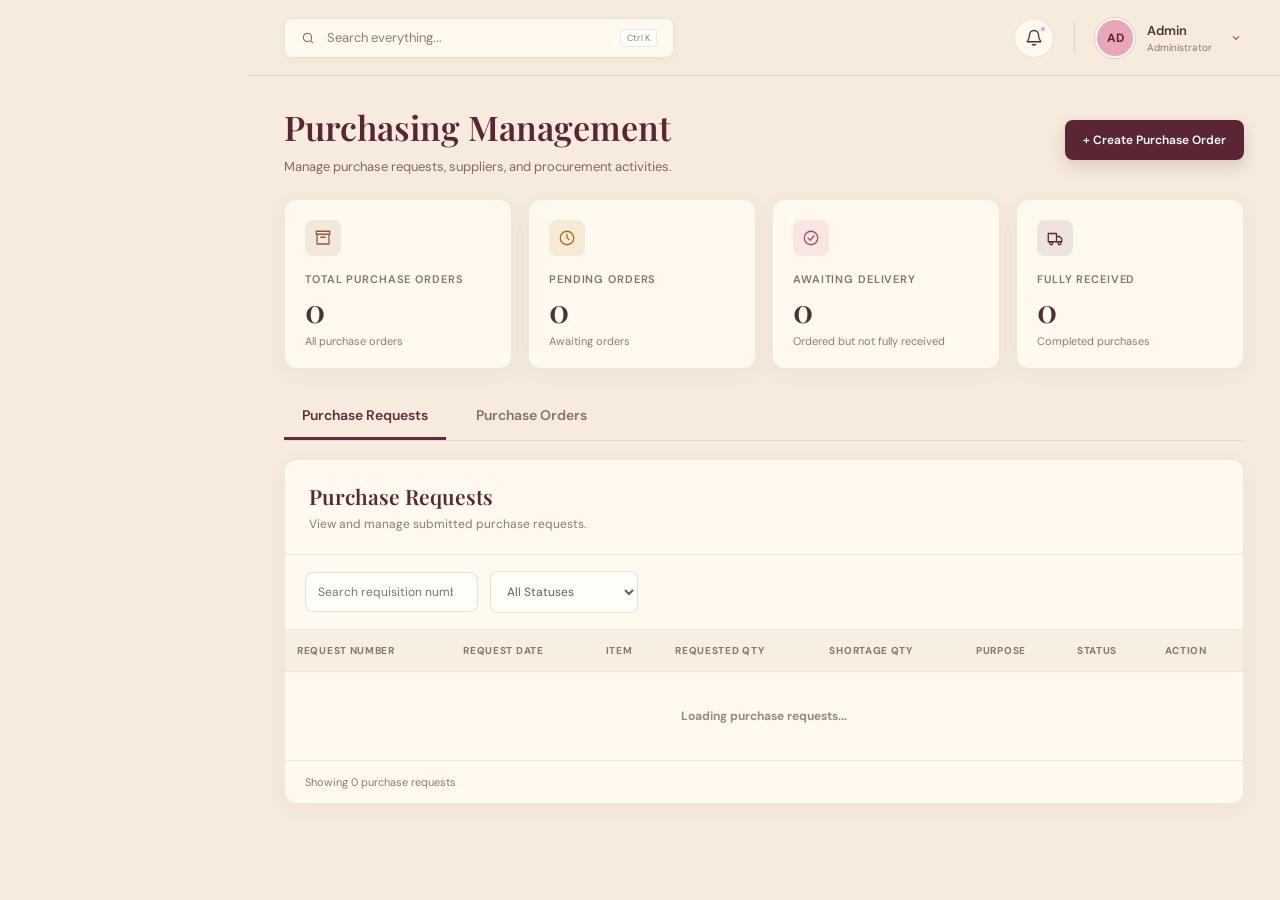
<file: pages/purchasing.html>
<!DOCTYPE html>
<html lang="en">
<head>
    <meta charset="UTF-8">
    <meta name="viewport" content="width=device-width, initial-scale=1.0">

    <title>PITAKE — Purchasing Management</title>

    <link rel="preconnect" href="https://fonts.googleapis.com">
    <link rel="preconnect" href="https://fonts.gstatic.com" crossorigin>

    <link
        href="https://fonts.googleapis.com/css2?family=DM+Sans:wght@400;500;600;700&family=Playfair+Display:wght@500;600;700&display=swap"
        rel="stylesheet"
    >

    <!-- Shared dashboard styles -->
    <link rel="stylesheet" href="../css/dashboard.css">

    <!-- Shared sidebar styles -->
    <link rel="stylesheet" href="../css/sidebar.css">

    <!-- Purchasing styles -->
    <link rel="stylesheet" href="../css/purchasing.css">
<style>
.purchasing-tabs{display:flex;gap:12px;margin:24px 0 18px;border-bottom:1px solid #e8d9cf}
.purchasing-tab{border:0;border-bottom:3px solid transparent;background:transparent;padding:13px 18px;color:#896f70;font:600 14px "DM Sans",sans-serif;cursor:pointer}
.purchasing-tab.active{color:#602d3c;border-bottom-color:#602d3c}
.purchasing-tab:focus-visible{outline:2px solid #602d3c}
#purchaseRequestsSection[hidden],#purchaseOrdersSection[hidden]{display:none!important}
.purchase-requests-empty{text-align:center;padding:55px 20px;color:#8f7772}
.purchase-requests-empty strong{display:block;color:#602d3c;margin-bottom:10px;font-size:17px}
.purchase-requests-empty p{max-width:500px;margin:auto;line-height:1.6}
</style>
</head>

<body>

<div class="app-layout">

    <!-- =====================================
         SHARED SIDEBAR
    ====================================== -->

    <div id="sidebar-container"></div>


    <!-- =====================================
         MAIN WORKSPACE
    ====================================== -->

    <div class="main-wrapper">

        <!-- TOP HEADER -->

        <header class="top-header">

            <div class="search-box">

                <svg
                    width="18"
                    height="18"
                    viewBox="0 0 24 24"
                    fill="none"
                    stroke="currentColor"
                    stroke-width="1.7"
                    stroke-linecap="round"
                    stroke-linejoin="round"
                    aria-hidden="true"
                >
                    <circle cx="11" cy="11" r="7"></circle>
                    <path d="m20 20-4-4"></path>
                </svg>

                <input
                    type="text"
                    id="globalSearch"
                    placeholder="Search everything..."
                    aria-label="Search everything"
                    autocomplete="off"
                >

                <kbd class="search-kbd">Ctrl K</kbd>

                <div
                    id="globalSearchResults"
                    class="global-search-results hidden"
                >
                    <p class="search-empty">
                        Start typing to search.
                    </p>
                </div>

            </div>


            <div class="header-actions">

                <!-- NOTIFICATIONS -->

                <div class="notif-wrapper">

                    <button
                        type="button"
                        id="notif-btn"
                        class="notif-btn"
                        aria-label="Notifications"
                    >

                        <svg
                            width="18"
                            height="18"
                            viewBox="0 0 24 24"
                            fill="none"
                            stroke="currentColor"
                            stroke-width="1.7"
                            stroke-linecap="round"
                            stroke-linejoin="round"
                            aria-hidden="true"
                        >
                            <path d="M18 8a6 6 0 0 0-12 0c0 7-3 7-3 9h18c0-2-3-2-3-9Z"></path>
                            <path d="M10 21h4"></path>
                        </svg>

                        <span
                            class="notif-badge"
                            id="notifBadge"
                        ></span>

                    </button>

                    <div
                        id="notif-popover"
                        class="notif-popover hidden"
                    >

                        <p class="font-display notif-title">
                            Notifications
                        </p>

                        <div id="notificationList">

                            <p class="notif-text">
                                No notifications to display.
                            </p>

                        </div>

                    </div>

                </div>


                <span class="header-divider"></span>


                <!-- USER PROFILE -->

                <button
                    type="button"
                    class="user-profile-btn"
                >

                    <div
                        class="user-avatar"
                        id="userAvatar"
                    >
                        AD
                    </div>

                    <div>

                        <p
                            class="user-name"
                            id="userName"
                        >
                            Admin
                        </p>

                        <p
                            class="user-role"
                            id="userRole"
                        >
                            Administrator
                        </p>

                    </div>

                    <svg
                        class="user-chevron"
                        width="16"
                        height="16"
                        viewBox="0 0 24 24"
                        fill="none"
                        stroke="currentColor"
                        stroke-width="1.7"
                        stroke-linecap="round"
                        stroke-linejoin="round"
                        aria-hidden="true"
                    >
                        <path d="m8 10 4 4 4-4"></path>
                    </svg>

                </button>

            </div>

        </header>


        <!-- =====================================
             PURCHASING CONTENT
        ====================================== -->

        <main class="main-content">

            <div class="purchasing-page">

                <!-- PAGE HEADER -->

                <section class="purchasing-header">

                    <div>

                        <h1 class="font-display">
                            Purchasing Management
                        </h1>

                        <p>
                            Manage purchase requests, suppliers,
                            and procurement activities.
                        </p>

                    </div>

                    
                        <button
                            type="button"
                            class="primary-btn"
                            id="createPurchaseBtn"
                        >
                            + Create Purchase Order
                        </button>


                </section>


                <!-- =====================================
                     PURCHASING STATISTICS
                ====================================== -->

                <section class="purchasing-stats">

                    <!-- TOTAL ORDERS -->

                    <article class="stat-card">

                        <div class="stat-top">

                            <div class="stat-icon icon-brown">
                                <svg
                                    width="18"
                                    height="18"
                                    viewBox="0 0 24 24"
                                    fill="none"
                                    stroke="currentColor"
                                    stroke-width="1.7"
                                    stroke-linecap="round"
                                    stroke-linejoin="round"
                                    aria-hidden="true"
                                >
                                    <path d="M4 7v13h16V7M3 3h18v4H3zM9 11h6"></path>
                                </svg>
                            </div>

                        </div>

                        <p class="stat-label">
                            Total Purchase Orders
                        </p>

                        <p
                            class="font-display stat-value"
                            id="totalOrders"
                        >
                            0
                        </p>

                        <p class="stat-detail">
                            All purchase orders
                        </p>

                    </article>


                    <!-- AWAITING ORDERS -->

                    <article class="stat-card">

                        <div class="stat-top">

                            <div class="stat-icon icon-gold">

                                <svg
                                    width="18"
                                    height="18"
                                    viewBox="0 0 24 24"
                                    fill="none"
                                    stroke="currentColor"
                                    stroke-width="1.7"
                                    stroke-linecap="round"
                                    stroke-linejoin="round"
                                    aria-hidden="true"
                                >
                                    <circle cx="12" cy="12" r="9"></circle>
                                    <path d="M12 7v5l3 2"></path>
                                </svg>

                            </div>

                        </div>

                        <p class="stat-label">Pending Orders</p>

                        <p
                            class="font-display stat-value"
                            id="pendingOrders"
                        >
                            0
                        </p>

                        <p class="stat-detail">
                            Awaiting orders
                        </p>

                    </article>


                    <!-- APPROVED ORDERS -->

                    <article class="stat-card">

                        <div class="stat-top">

                            <div class="stat-icon icon-pink">

                                <svg
                                    width="18"
                                    height="18"
                                    viewBox="0 0 24 24"
                                    fill="none"
                                    stroke="currentColor"
                                    stroke-width="1.7"
                                    stroke-linecap="round"
                                    stroke-linejoin="round"
                                    aria-hidden="true"
                                >
                                    <circle cx="12" cy="12" r="9"></circle>
                                    <path d="m8 12 3 3 5-6"></path>
                                </svg>

                            </div>

                        </div>

                        <p class="stat-label">
                            Awaiting Delivery
                        </p>

                        <p
                            class="font-display stat-value"
                            id="awaitingDelivery"
                        >
                            0
                        </p>

                        <p class="stat-detail">
                            Ordered but not fully received
                        </p>

                    </article>


                    <!-- RECEIVED ORDERS -->

                    <article class="stat-card">

                        <div class="stat-top">

                            <div class="stat-icon icon-maroon">

                                <svg
                                    width="18"
                                    height="18"
                                    viewBox="0 0 24 24"
                                    fill="none"
                                    stroke="currentColor"
                                    stroke-width="1.7"
                                    stroke-linecap="round"
                                    stroke-linejoin="round"
                                    aria-hidden="true"
                                >
                                    <path d="M3 6h11v11H3zM14 10h4l3 3v4h-7z"></path>
                                    <circle cx="7" cy="19" r="2"></circle>
                                    <circle cx="18" cy="19" r="2"></circle>
                                </svg>

                            </div>

                        </div>

                        <p class="stat-label">
                            Fully Received
                        </p>

                        <p
                            class="font-display stat-value"
                            id="receivedOrders"
                        >
                            0
                        </p>

                        <p class="stat-detail">
                            Completed purchases
                        </p>

                    </article>

                </section>


                <!-- Purchasing navigation: requests first -->
                <div class="purchasing-tabs" role="tablist" aria-label="Purchasing sections">
                    <button type="button" class="purchasing-tab active" id="purchaseRequestsTab" role="tab" aria-selected="true" aria-controls="purchaseRequestsSection">Purchase Requests</button>
                    <button type="button" class="purchasing-tab" id="purchaseOrdersTab" role="tab" aria-selected="false" aria-controls="purchaseOrdersSection">Purchase Orders</button>
                </div>

                <section class="purchasing-panel" id="purchaseRequestsSection" role="tabpanel" aria-labelledby="purchaseRequestsTab">
                    <div class="purchasing-panel-header"><div>
                        <h2 class="font-display">Purchase Requests</h2>
                        <p>View and manage submitted purchase requests.</p>
                    </div></div>
                    
<div class="purchasing-toolbar">
    <input
        type="search"
        id="purchaseRequestSearch"
        placeholder="Search requisition number or purpose..."
        aria-label="Search purchase requests"
    >



<select id="purchaseRequestStatusFilter">
    <option value="">All Statuses</option>
    <option value="Needs Purchasing">Needs Purchasing</option>
    <option value="Partially Ordered">Partially Ordered</option>
    <option value="Fully Ordered">Fully Ordered</option>
    <option value="No Shortage">No Shortage</option>
    <option value="Fulfilled">Fulfilled</option>
</select>


</div>

<div class="table-container">
    <table class="purchasing-table">
        <thead>
            <tr>
                <th>Request Number</th>
                <th>Request Date</th>
                <th>Item</th>
                <th>Requested Qty</th>
                <th>Shortage Qty</th>
                <th>Purpose</th>
                <th>Status</th>
                <th>Action</th>
            </tr>
        </thead>

        <tbody id="purchaseRequestsBody">
            <tr>
                <td colspan="8" class="empty-message">
                    Loading purchase requests...
                </td>
            </tr>
        </tbody>
    </table>
</div>

<div class="purchasing-table-footer">
    <span id="purchaseRequestCount">
        Showing 0 purchase requests
    </span>
</div>

                </section>

                <!-- =====================================
                     PURCHASE ORDERS TABLE
                ====================================== -->

                <section class="purchasing-panel" id="purchaseOrdersSection" role="tabpanel" aria-labelledby="purchaseOrdersTab" hidden>

                    <div class="purchasing-panel-header">

                        <div>

                            <h2 class="font-display">
                                Purchase Orders
                            </h2>

                            <p>
                                View and manage all purchasing transactions.
                            </p>

                        </div>

                    </div>


                    <!-- FILTER TOOLBAR -->

                    <div class="purchasing-toolbar">

                        <input
                            type="text"
                            id="purchaseSearch"
                            placeholder="Search purchase orders..."
                            aria-label="Search purchase orders"
                        >

                        <select
                            id="statusFilter"
                            aria-label="Filter by status"
                        >
                            <option value="">
                                All Statuses
                            </option>

                            <option value="Pending">
                                Pending
                            </option>

                            <option value="Approved">
                                Approved
                            </option>

                            <option value="Fully Received">
                                Fully Received
                            </option>

                        </select>


                        <select
                            id="supplierFilter"
                            aria-label="Filter by supplier"
                        >
                            <option value="">
                                All Suppliers
                            </option>
                        </select>


                        <input
                            type="date"
                            id="dateFilter"
                            aria-label="Filter by date"
                        >

                    </div>


                    <!-- TABLE -->

                    <div class="table-container">

                        <table class="purchasing-table">

                            <thead>

                                <tr>

                                    <th>PO Number</th>

                                    <th>Supplier</th>

                                    <th>Order Date</th>

                                    <th>Item</th>

                                    <th>Total Cost</th>

                                    <th>Requested By</th>

                                    <th>APPROVAL STATUS</th>
<th>PURCHASE STATUS</th>

                                    <th>Actions</th>

                                </tr>

                            </thead>


                            <tbody id="purchaseOrdersBody">

                                <tr>

                                    <td
                                        colspan="8"
                                        class="empty-message"
                                    >
                                        No purchase orders found.
                                    </td>

                                </tr>

                            </tbody>

                        </table>

                    </div>


                    <!-- TABLE FOOTER -->

                    <div class="purchasing-table-footer">

                        <span id="purchaseCount">
                            Showing 0 of 0 purchase orders
                        </span>

                    </div>

                </section>

            </div>

        </main>

    </div>

</div>


<!-- =====================================
     CREATE PURCHASE REQUEST MODAL
====================================== -->

<div
    class="modal-overlay"
    id="purchaseModal"
    hidden
>

    <div
        class="purchase-modal"
        role="dialog"
        aria-modal="true"
        aria-labelledby="purchaseModalTitle"
    >

        <!-- MODAL HEADER -->

        <div class="purchase-modal-header">

            <div>


                <h2 class="font-display" id="purchaseModalTitle">
                    Create Purchase Order
                </h2>
                <p>
                    Prepare a purchase order for an approved requisition shortage.
                </p>
                <p>
                    Confirm the supplier, quantity, and unit cost before saving.
                </p>

            </div>

            <button
                type="button"
                id="closePurchaseModal"
                aria-label="Close purchase order form"
            >
                &times;
            </button>

        </div>


        <!-- PURCHASE FORM -->

        <form id="purchaseForm">

            <div class="purchase-modal-body">

                <div class="form-grid">

                    <!-- ITEM -->

                    <div class="form-group">

                        <label for="purchaseItem">
                            Item
                        </label>

                        <select
                            id="purchaseItem"
                            name="item"
                            required
                        >

                            <option value="">
                                Select an item
                            </option>

                        </select>

                    </div>


                    <!-- QUANTITY -->

                    <div class="form-group">

                        <label for="purchaseQuantity">
                            Quantity
                        </label>

                        <input
                            type="number"
                            id="purchaseQuantity"
                            name="quantity"
                            min="1"
                            step="1"
                            placeholder="Enter quantity"
                            required
                        >

                    </div>


                    <!-- UNIT COST -->

                    <div class="form-group">

                        <label for="purchaseUnitCost">
                            Estimated Unit Cost (₱)
                        </label>

                        <input
                            type="number"
                            id="purchaseUnitCost"
                            name="unitCost"
                            min="0"
                            step="0.01"
                            placeholder="Enter unit cost"
                            required
                        >

                    </div>


                    <!-- SUPPLIER -->

                    <div class="form-group">

                        <label for="purchaseSupplier">
                            Supplier
                        </label>

                        <select
                            id="purchaseSupplier"
                            name="supplier"
                            required
                        >

                            <option value="">
                                Select a supplier
                            </option>

                        </select>

                    </div>


                    <!-- PURPOSE -->

                    <div class="form-group">

                        <label for="purchasePurpose">
                            Purpose
                        </label>

                        <input
                            type="text"
                            id="purchasePurpose"
                            name="purpose"
                            placeholder="Reason for purchasing"
                            required
                        >

                    </div>


                    <!-- NOTES -->

                    <div class="form-group">

                        <label for="purchaseNotes">
                            Additional Notes
                        </label>

                        <textarea
                            id="purchaseNotes"
                            name="notes"
                            rows="3"
                            placeholder="Additional information (optional)"
                        ></textarea>

                    </div>

                </div>

            </div>


            <!-- MODAL FOOTER -->

            <div class="purchase-modal-footer">

                <button
                    type="button"
                    id="cancelPurchaseBtn"
                    class="cancel-btn"
                >
                    Cancel
                </button>

                <button
                    type="submit"
                    class="primary-btn"
                >
                    Create Purchase Order
                </button>

            </div>

        </form>

    </div>

</div>


<!-- =====================================
     PAGE JAVASCRIPT
====================================== -->

<script>

    // Functional tabs: Purchase Requests is the default.
    const tabPairs = [
        [document.getElementById("purchaseRequestsTab"), document.getElementById("purchaseRequestsSection")],
        [document.getElementById("purchaseOrdersTab"), document.getElementById("purchaseOrdersSection")]
    ];
    function switchPurchasingTab(selected) {
        tabPairs.forEach(([button, panel]) => {
            const active = button === selected;
            button.classList.toggle("active", active);
            button.setAttribute("aria-selected", String(active));
            button.tabIndex = active ? 0 : -1;
            panel.hidden = !active;
        });
    }
    tabPairs.forEach(([button]) => button.addEventListener("click", () => switchPurchasingTab(button)));
    switchPurchasingTab(tabPairs[0][0]);

    // Notifications dropdown

    const notifBtn = document.getElementById("notif-btn");
    const notifPopover = document.getElementById("notif-popover");

    notifBtn.addEventListener("click", () => {
        notifPopover.classList.toggle("hidden");
    });


</script>

<!-- Purchase Order Details Modal -->

<!-- PURCHASE ORDER DETAILS DRAWER -->
<div class="modal-overlay purchase-drawer-overlay"
     id="viewPurchaseModal" hidden>

    <div class="purchase-modal purchase-details-drawer"
         role="dialog"
         aria-modal="true"
         aria-labelledby="viewPoNumber">

        <!-- HEADER -->
        <div class="po-details-header">
            <div>
                <span class="po-details-eyebrow">
                    PURCHASE ORDER
                </span>

                <h2 id="viewPoNumber">PO Number</h2>
                <p id="viewPurchaseDate">Purchase Date</p>
            </div>

            <button type="button"
                    id="closeViewPurchaseModal"
                    aria-label="Close purchase order details">
                &times;
            </button>
        </div>

        <!-- SCROLLABLE CONTENT -->
        <div class="po-details-content">

            <!-- TOTAL AMOUNT -->
            <div class="po-amount-card">
                <div class="po-amount-top">
                    <span>TOTAL PURCHASE AMOUNT</span>
                    <span class="po-details-status"
                          id="viewStatusBadge">
                        Pending
                    </span>
                </div>

                <h3 id="viewTotalAmount">₱0.00</h3>
            </div>

            <!-- INFORMATION GRID -->
            <div class="po-details-grid">
                <div class="po-detail-field">
                    <span>SUPPLIER</span>
                    <strong id="viewSupplier"></strong>
                </div>

                <div class="po-detail-field">
                    <span>REQUESTED BY</span>
                    <strong id="viewRequestedBy"></strong>
                    <div class="po-detail-field">
    <span class="po-detail-label">Source Requisition</span>
    <span id="viewSourceRequisition">N/A</span>
</div>
                </div>

                <div class="po-detail-field">
                    <span>APPROVAL STATUS</span>
                    <strong id="viewApprovalStatus"></strong>
                </div>

                <div class="po-detail-field">
                    <span>PURCHASE STATUS</span>
                    <strong id="viewPurchaseStatus"></strong>
                </div>
            </div>

            <!-- ORDERED ITEMS -->
            <section class="po-items-section">
                <div class="po-items-heading">
                    <div class="po-items-icon">⬡</div>

                    <div>
                        <h3>Ordered Items</h3>
                        <p>Purchase order item details</p>
                    </div>
                </div>

                <div id="viewItems" class="po-items-list"></div>
            </section>

        </div>

        <!-- FOOTER -->
        <div class="po-details-footer">

    <button
        type="button"
        id="markAsOrderedBtn"
        class="primary-btn"
        hidden
    >
        Mark as Ordered
    </button>

    <button
        type="button"
        id="closeViewPurchaseBtn"
    >
        Close Details
    </button>

</div>

    </div>
</div>
<script type="module" src="../js/purchasing.js"></script>
<script type="module" src="../js/sidebar.js"></script>
<!-- MARK AS ORDERED CONFIRMATION -->
<div id="confirmOrderedModal" class="po-confirm-overlay" hidden>
    <div class="po-confirm-card"
         role="dialog"
         aria-modal="true"
         aria-labelledby="confirmOrderedTitle">

        <div class="po-confirm-icon">✓</div>

        <h2 id="confirmOrderedTitle">
            Confirm Purchase Order
        </h2>

        <p class="po-confirm-description">
            Are you sure you want to mark
            <strong id="confirmOrderedNumber"></strong>
            as Ordered?
        </p>

        <div class="po-confirm-details">
            This confirms that the order has been
            placed with the supplier.
        </div>

        <div class="po-confirm-actions">
            <button type="button"
                    id="cancelOrderedBtn"
                    class="po-confirm-cancel">
                Cancel
            </button>

            <button type="button"
                    id="approveOrderedBtn"
                    class="po-confirm-approve">
                Confirm Order
            </button>
        </div>
    </div>
</div>
<!-- CUSTOM PURCHASE ORDER CONFIRMATION -->
<div id="confirmPOModal" class="po-confirm-overlay" hidden>
    <div class="po-confirm-card">
        <div class="po-confirm-icon">✓</div>

        <h2>Confirm Purchase Order</h2>

        <p class="po-confirm-description">
            Please review the details before creating
            this Purchase Order.
        </p>

        <div id="confirmPODetails"
             class="po-confirm-details">
        </div>

        <p class="po-confirm-warning">
            This action will save a Purchase Order
            to the database.
        </p>

        <div class="po-confirm-actions">
            <button type="button"
                    id="cancelPOConfirmation"
                    class="po-confirm-cancel">
                Cancel
            </button>

            <button type="button"
                    id="approvePOConfirmation"
                    class="po-confirm-approve">
                Confirm & Create
            </button>
        </div>
    </div>
</div>

<style>
.po-confirm-overlay {
    position: fixed;
    inset: 0;
    background: rgba(28, 15, 20, 0.55);
    display: flex;
    justify-content: center;
    align-items: center;
    z-index: 9999;
    padding: 20px;
}

.po-confirm-overlay[hidden] {
    display: none !important;
}

.po-confirm-card {
    background: #fffaf7;
    border-radius: 18px;
    width: 100%;
    max-width: 460px;
    padding: 32px;
    text-align: center;
    box-shadow: 0 20px 60px rgba(0,0,0,0.2);
    font-family: "DM Sans", sans-serif;
}

.po-confirm-icon {
    width: 54px;
    height: 54px;
    background: #f1e2e5;
    color: #602d3c;
    border-radius: 50%;
    display: grid;
    place-items: center;
    margin: 0 auto 18px;
    font-size: 25px;
    font-weight: bold;
}

.po-confirm-card h2 {
    color: #602d3c;
    font-family: "Playfair Display", serif;
    font-size: 25px;
    margin-bottom: 12px;
}

.po-confirm-description {
    color: #806c70;
    font-size: 14px;
    line-height: 1.6;
}

.po-confirm-details {
    background: #f7eeea;
    border-radius: 12px;
    padding: 18px;
    margin: 22px 0;
    text-align: left;
    font-size: 14px;
    line-height: 1.9;
    color: #4b343a;
}

.po-confirm-details strong {
    color: #602d3c;
}

.po-confirm-warning {
    color: #9a6b25;
    font-size: 12px;
    margin-bottom: 22px;
}

.po-confirm-actions {
    display: flex;
    gap: 12px;
}

.po-confirm-actions button {
    flex: 1;
    padding: 13px;
    border-radius: 9px;
    font-weight: 600;
    cursor: pointer;
    font-family: inherit;
}

.po-confirm-cancel {
    background: white;
    border: 1px solid #dbc9c5;
    color: #602d3c;
}

.po-confirm-approve {
    background: #602d3c;
    border: none;
    color: white;
}

.po-confirm-approve:hover {
    background: #48202c;
}

.po-confirm-approve:disabled {
    opacity: 0.6;
    cursor: not-allowed;
}
</style>

</body>
</html>
</file>
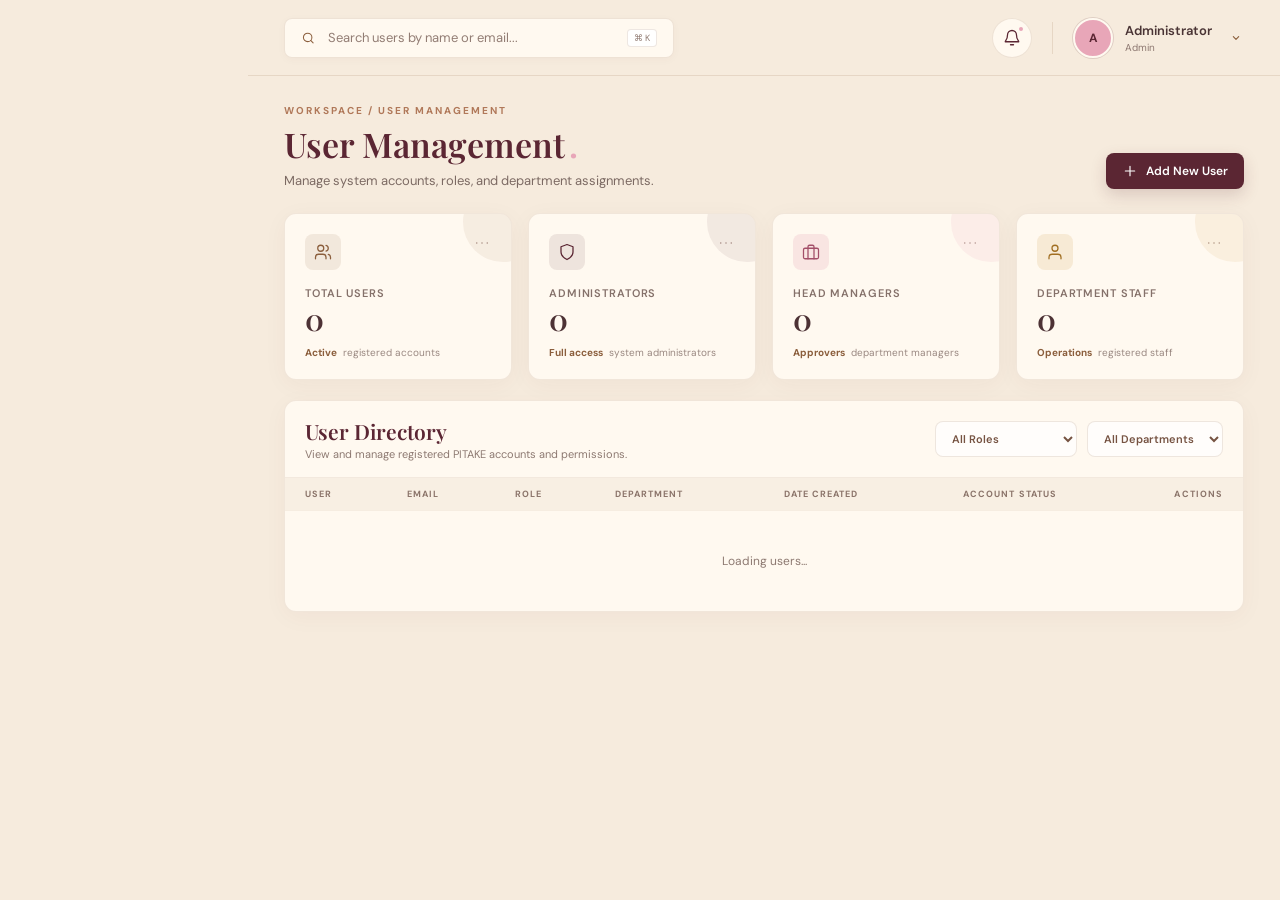
<file: pages/users.html>
<!DOCTYPE html>
<html lang="en">
<head>
  <meta charset="UTF-8">
  <meta name="viewport" content="width=device-width, initial-scale=1.0">
  <title>User Management | PITAKE</title>

  <link rel="stylesheet" href="../css/dashboard.css">
  <link rel="stylesheet" href="../css/users.css">
  <link rel="stylesheet" href="../css/sidebar.css">

  <link rel="preconnect" href="https://fonts.googleapis.com">
  <link rel="preconnect" href="https://fonts.gstatic.com" crossorigin>
  <link href="https://fonts.googleapis.com/css2?family=DM+Sans:wght@400;500;600;700&family=Playfair+Display:wght@500;600;700&display=swap" rel="stylesheet">
</head>

<body>
  <div id="usersPage" class="app-layout">
    <!-- SIDEBAR -->
    <div id="sidebar-container"></div>

    <!-- MAIN WORKSPACE -->
    <div class="main-wrapper">
      <!-- Top Header -->
      <header class="top-header">
        <div class="search-box">
          <svg aria-hidden="true" fill="none" height="18" viewBox="0 0 24 24" width="18" stroke="currentColor" stroke-linecap="round" stroke-linejoin="round" stroke-width="1.7">
            <circle cx="11" cy="11" r="7" />
            <path d="m20 20-4-4" />
          </svg>
          <input
            type="search"
            id="searchUsers"
            placeholder="Search users by name or email..."
            aria-label="Search users"
          />
          <kbd class="search-kbd">⌘ K</kbd>
        </div>

        <div class="header-actions">
          <div class="notif-wrapper">
            <button id="notif-btn" class="notif-btn" aria-label="Notifications">
              <svg aria-hidden="true" fill="none" height="18" viewBox="0 0 24 24" width="18" stroke="currentColor" stroke-linecap="round" stroke-linejoin="round" stroke-width="1.7">
                <path d="M18 8a6 6 0 0 0-12 0c0 7-3 7-3 9h18c0-2-3-2-3-9Z" />
                <path d="M10 21h4" />
              </svg>
              <span class="notif-badge"></span>
            </button>
          </div>

          <span class="header-divider"></span>

          <div class="user-profile-btn" id="headerUserProfile">
            <div class="user-avatar" id="headerUserAvatar">A</div>
            <div>
              <p class="user-name" id="headerUserName">Administrator</p>
              <p class="user-role">Admin</p>
            </div>
            <svg class="user-chevron" aria-hidden="true" fill="none" height="16" viewBox="0 0 24 24" width="16" stroke="currentColor" stroke-linecap="round" stroke-linejoin="round" stroke-width="1.7">
              <path d="m8 10 4 4 4-4" />
            </svg>
          </div>
        </div>
      </header>

      <!-- MAIN CONTENT -->
      <main class="main-content" id="mainContent">
        <!-- Page Title Row -->
        <section class="page-header">
          <div>
            <p class="page-date">Workspace / User Management</p>
            <h1 class="font-display page-title">User Management<span class="title-dot">.</span></h1>
            <p class="page-subtitle">Manage system accounts, roles, and department assignments.</p>
          </div>

          <button class="primary-btn" id="addUserBtn">
            <svg aria-hidden="true" fill="none" height="16" viewBox="0 0 24 24" width="16" stroke="currentColor" stroke-linecap="round" stroke-linejoin="round" stroke-width="1.7">
              <path d="M12 5v14M5 12h14" />
            </svg>
            Add New User
          </button>
        </section>

        <!-- User Statistics -->
        <section class="stats-grid">
          <article class="stat-card">
            <div class="stat-orb stat-orb-brown"></div>
            <div class="stat-top">
              <div class="stat-icon icon-brown">
                <svg aria-hidden="true" fill="none" height="18" viewBox="0 0 24 24" width="18" stroke="currentColor" stroke-linecap="round" stroke-linejoin="round" stroke-width="1.7">
                  <path d="M16 21v-2a4 4 0 0 0-4-4H6a4 4 0 0 0-4 4v2" />
                  <circle cx="9" cy="7" r="4" />
                  <path d="M22 21v-2a4 4 0 0 0-3-3.87" />
                  <path d="M16 3.13a4 4 0 0 1 0 7.75" />
                </svg>
              </div>
              <svg class="dots-icon" aria-hidden="true" fill="none" height="18" viewBox="0 0 24 24" width="18">
                <circle cx="5" cy="12" r="1" fill="currentColor" />
                <circle cx="12" cy="12" r="1" fill="currentColor" />
                <circle cx="19" cy="12" r="1" fill="currentColor" />
              </svg>
            </div>
            <p class="stat-label">Total Users</p>
            <p class="font-display stat-value" id="totalUsers">0</p>
            <div class="stat-meta">
              <span class="stat-change">Active</span>
              <span class="stat-detail">registered accounts</span>
            </div>
          </article>

          <article class="stat-card">
            <div class="stat-orb stat-orb-maroon"></div>
            <div class="stat-top">
              <div class="stat-icon icon-maroon">
                <svg aria-hidden="true" fill="none" height="18" viewBox="0 0 24 24" width="18" stroke="currentColor" stroke-linecap="round" stroke-linejoin="round" stroke-width="1.7">
                  <path d="M12 22s8-4 8-10V5l-8-3-8 3v7c0 6 8 10 8 10Z" />
                </svg>
              </div>
              <svg class="dots-icon" aria-hidden="true" fill="none" height="18" viewBox="0 0 24 24" width="18">
                <circle cx="5" cy="12" r="1" fill="currentColor" />
                <circle cx="12" cy="12" r="1" fill="currentColor" />
                <circle cx="19" cy="12" r="1" fill="currentColor" />
              </svg>
            </div>
            <p class="stat-label">Administrators</p>
            <p class="font-display stat-value" id="adminCount">0</p>
            <div class="stat-meta">
              <span class="stat-change">Full access</span>
              <span class="stat-detail">system administrators</span>
            </div>
          </article>

          <article class="stat-card">
            <div class="stat-orb stat-orb-pink"></div>
            <div class="stat-top">
              <div class="stat-icon icon-pink">
                <svg aria-hidden="true" fill="none" height="18" viewBox="0 0 24 24" width="18" stroke="currentColor" stroke-linecap="round" stroke-linejoin="round" stroke-width="1.7">
                  <rect x="2" y="7" width="20" height="14" rx="2" ry="2" />
                  <path d="M16 21V5a2 2 0 0 0-2-2h-4a2 2 0 0 0-2 2v16" />
                </svg>
              </div>
              <svg class="dots-icon" aria-hidden="true" fill="none" height="18" viewBox="0 0 24 24" width="18">
                <circle cx="5" cy="12" r="1" fill="currentColor" />
                <circle cx="12" cy="12" r="1" fill="currentColor" />
                <circle cx="19" cy="12" r="1" fill="currentColor" />
              </svg>
            </div>
            <p class="stat-label">Head Managers</p>
            <p class="font-display stat-value" id="managerCount">0</p>
            <div class="stat-meta">
              <span class="stat-change">Approvers</span>
              <span class="stat-detail">department managers</span>
            </div>
          </article>

          <article class="stat-card">
            <div class="stat-orb stat-orb-gold"></div>
            <div class="stat-top">
              <div class="stat-icon icon-gold">
                <svg aria-hidden="true" fill="none" height="18" viewBox="0 0 24 24" width="18" stroke="currentColor" stroke-linecap="round" stroke-linejoin="round" stroke-width="1.7">
                  <path d="M20 21v-2a4 4 0 0 0-4-4H8a4 4 0 0 0-4 4v2" />
                  <circle cx="12" cy="7" r="4" />
                </svg>
              </div>
              <svg class="dots-icon" aria-hidden="true" fill="none" height="18" viewBox="0 0 24 24" width="18">
                <circle cx="5" cy="12" r="1" fill="currentColor" />
                <circle cx="12" cy="12" r="1" fill="currentColor" />
                <circle cx="19" cy="12" r="1" fill="currentColor" />
              </svg>
            </div>
            <p class="stat-label">Department Staff</p>
            <p class="font-display stat-value" id="staffCount">0</p>
            <div class="stat-meta">
              <span class="stat-change">Operations</span>
              <span class="stat-detail">registered staff</span>
            </div>
          </article>
        </section>

        <!-- User Directory Table -->
        <section class="table-card">
          <div class="table-header">
            <div>
              <h2 class="font-display panel-title">User Directory</h2>
              <p class="panel-subtitle">View and manage registered PITAKE accounts and permissions.</p>
            </div>

            <!-- Filters -->
            <div class="users-toolbar">
              <select id="roleFilter" aria-label="Filter by role">
                <option value="All">All Roles</option>
                <option value="Admin">Admin</option>
                <option value="Head Manager">Head Manager</option>
                <option value="Department Staff">Department Staff</option>
              </select>

              <select id="departmentFilter" aria-label="Filter by department">
                <option value="All">All Departments</option>
                <option value="Financial">Financial</option>
                <option value="Operational">Operational</option>
                <option value="Marketing">Marketing</option>
              </select>
            </div>
          </div>

          <div class="table-wrap">
            <table class="data-table users-table">
              <thead>
                <tr>
                  <th>User</th>
                  <th>Email</th>
                  <th>Role</th>
                  <th>Department</th>
                  <th>Date Created</th>
                  <th>Account Status</th>
                  <th class="col-actions">Actions</th>
                </tr>
              </thead>

              <tbody id="usersTableBody">
                <tr>
                  <td colspan="7" class="empty-state">
                    Loading users...
                  </td>
                </tr>
              </tbody>
            </table>
          </div>
        </section>
      </main>
    </div>
  </div>

  <!-- ADD USER MODAL -->
  <div class="modal-overlay" id="userModal">
    <div class="user-modal">
      <div class="modal-header">
        <div>
          <h2 class="font-display panel-title">Create New User</h2>
          <p class="panel-subtitle">Add a new account to the PITAKE system.</p>
        </div>

        <button type="button" class="modal-close" id="closeUserModal" aria-label="Close modal">
          ×
        </button>
      </div>

      <form id="userForm">
        <div class="form-row">
          <div class="form-group">
            <label for="firstName">First Name</label>
            <input
              type="text"
              id="firstName"
              name="first_name"
              placeholder="Enter first name"
              required
            >
          </div>

          <div class="form-group">
            <label for="lastName">Last Name</label>
            <input
              type="text"
              id="lastName"
              name="last_name"
              placeholder="Enter last name"
              required
            >
          </div>
        </div>

        <div class="form-group">
          <label for="email">Email Address</label>
          <input
            type="email"
            id="email"
            name="email"
            placeholder="Enter email address"
            required
          >
        </div>

        <div class="form-group">
          <label for="password">Temporary Password</label>
          <input
            type="password"
            id="password"
            name="password"
            placeholder="At least 10 characters"
            minlength="10"
            required
          >
        </div>

        <div class="form-group">
          <label for="userRole">User Role</label>
          <select id="userRole" name="role" required>
            <option value="">Select role</option>
            <option value="Admin">Admin</option>
            <option value="Head Manager">Head Manager</option>
            <option value="Department Staff">Department Staff</option>
          </select>
        </div>

        <div class="form-group" id="departmentGroup">
          <label for="userDepartment">Department</label>
          <select id="userDepartment" name="department">
            <option value="">Select department</option>
            <option value="Financial">Financial</option>
            <option value="Operational">Operational</option>
            <option value="Marketing">Marketing</option>
          </select>
        </div>

        <div class="form-message" id="userFormMessage"></div>

        <div class="modal-actions">
          <button type="button" class="secondary-btn" id="cancelUserBtn">
            Cancel
          </button>

          <button type="submit" class="primary-btn" id="saveUserBtn">
            Create Account
          </button>
        </div>
      </form>
    </div>
  </div>

  <!-- EDIT USER MODAL -->
  <div class="modal-overlay" id="editUserModal">
    <div class="user-modal">
      <div class="modal-header">
        <div>
          <h2 class="font-display panel-title">Edit User</h2>
          <p class="panel-subtitle">Update account details and permissions.</p>
        </div>

        <button type="button" class="modal-close" id="closeEditUserModal" aria-label="Close modal">
          ×
        </button>
      </div>

      <form id="editUserForm">
        <input type="hidden" id="editUserId">

        <div class="form-row">
          <div class="form-group">
            <label for="editFirstName">First Name</label>
            <input type="text" id="editFirstName" required>
          </div>

          <div class="form-group">
            <label for="editLastName">Last Name</label>
            <input type="text" id="editLastName" required>
          </div>
        </div>

        <div class="form-group">
          <label for="editUserEmail">Email Address</label>
          <input type="email" id="editUserEmail" readonly>
        </div>

        <div class="form-group">
          <label for="editUserRole">User Role</label>
          <select id="editUserRole" required>
            <option value="Admin">Admin</option>
            <option value="Head Manager">Head Manager</option>
            <option value="Department Staff">Department Staff</option>
          </select>
        </div>

        <div class="form-group" id="editDepartmentGroup">
          <label for="editUserDepartment">Department</label>
          <select id="editUserDepartment">
            <option value="">Select department</option>
            <option value="Financial">Financial</option>
            <option value="Operational">Operational</option>
            <option value="Marketing">Marketing</option>
          </select>
        </div>

        <div class="form-message" id="editUserMessage"></div>

        <div class="modal-actions">
          <button type="button" class="secondary-btn" id="cancelEditUserBtn">
            Cancel
          </button>

          <button type="submit" class="primary-btn" id="updateUserBtn">
            Save Changes
          </button>
        </div>
      </form>
    </div>
  </div>
  <script type="module" src="../js/users.js"></script>
  <script type="module" src="../js/sidebar.js"></script>
</body>
</html>
</file>
<file: css/style.css>
* {
    margin: 0;
    padding: 0;
    box-sizing: border-box;
}

body {
    font-family: Arial, sans-serif;
    background: #f5f3ef;
    color: #333;
    min-height: 100vh;
    display: flex;
    justify-content: center;
    align-items: center;
}

.login-container {
    background: white;
    width: 100%;
    max-width: 420px;
    padding: 40px;
    border-radius: 12px;
    box-shadow: 0 4px 20px rgba(0, 0, 0, 0.08);
}

.login-container h1 {
    text-align: center;
    font-size: 30px;
    margin-bottom: 10px;
    color: #49352b;
}

.login-container > p {
    text-align: center;
    font-size: 13px;
    color: #777;
    margin-bottom: 30px;
}

#loginForm {
    display: flex;
    flex-direction: column;
    gap: 12px;
}

#loginForm label {
    font-size: 14px;
    font-weight: bold;
}

#loginForm input {
    padding: 12px;
    border: 1px solid #ddd;
    border-radius: 6px;
    font-size: 14px;
    margin-bottom: 8px;
}

#loginForm button {
    padding: 13px;
    border: none;
    border-radius: 6px;
    background: #49352b;
    color: white;
    font-size: 15px;
    font-weight: bold;
    cursor: pointer;
}

#loginForm button:hover {
    background: #654a3b;
}

#loginMessage {
    text-align: center;
    font-size: 13px;
    color: #c0392b;
    margin-top: 8px;
}
</file>
<file: css/dashboard.css>
/* Base & Reset */
*, *::before, *::after {
  box-sizing: border-box;
  margin: 0;
  padding: 0;
}

:root {
  font-family: "DM Sans", sans-serif;
  color: #3f3030;
  background: #f6ebdd;
  font-synthesis: none;
  text-rendering: optimizeLegibility;
}

body {
  min-width: 1180px;
  min-height: 100vh;
  background-color: #f6ebdd;
  color: #3f3030;
}

button {
  cursor: pointer;
  border: none;
  background: none;
  font-family: inherit;
  color: inherit;
}

::selection {
  color: #fff9f0;
  background: #8b5e3c;
}

.font-display {
  font-family: "Playfair Display", serif;
}

.sr-only {
  position: absolute;
  width: 1px;
  height: 1px;
  overflow: hidden;
  clip: rect(0, 0, 0, 0);
}

.hidden {
  display: none !important;
}

/* Main Layout & Top Header */
.main-wrapper {
  margin-left: 248px;
  min-width: 0;
}

.top-header {
  position: sticky;
  top: 0;
  z-index: 20;
  display: flex;
  height: 76px;
  align-items: center;
  justify-content: space-between;
  border-bottom: 1px solid rgba(139, 94, 60, 0.15);
  background-color: rgba(246, 235, 221, 0.95);
  padding: 0 36px;
  backdrop-filter: blur(12px);
}

.search-box {
  display: flex;
  width: 390px;
  align-items: center;
  gap: 12px;
  border-radius: 8px;
  border: 1px solid rgba(139, 94, 60, 0.15);
  background-color: #fff9f0;
  padding: 10px 16px;
  color: #8b5e3c;
  box-shadow: 0 2px 8px rgba(91, 38, 51, 0.03);
}

.search-box:focus-within {
  border-color: rgba(139, 94, 60, 0.35);
}

.search-box input {
  width: 100%;
  border: none;
  background: transparent;
  font-family: inherit;
  font-size: 13px;
  color: #3f3030;
  outline: none;
}

.search-box input::placeholder {
  color: #927d74;
}

.search-kbd {
  border-radius: 4px;
  border: 1px solid rgba(139, 94, 60, 0.15);
  background-color: #ffffff;
  padding: 2px 6px;
  font-family: inherit;
  font-size: 9px;
  color: #927d74;
  white-space: nowrap;
}

.header-actions {
  display: flex;
  align-items: center;
  gap: 20px;
}

.notif-wrapper {
  position: relative;
}

.notif-btn {
  position: relative;
  display: grid;
  height: 40px;
  width: 40px;
  place-items: center;
  border-radius: 9999px;
  border: 1px solid rgba(139, 94, 60, 0.15);
  background-color: #fff9f0;
  color: #5b2633;
  transition: border-color 150ms ease;
}

.notif-btn:hover {
  border-color: rgba(139, 94, 60, 0.3);
}

.notif-badge {
  position: absolute;
  right: 6px;
  top: 6px;
  height: 8px;
  width: 8px;
  border-radius: 9999px;
  border: 2px solid #fff9f0;
  background-color: #e8a6b8;
}

.notif-popover {
  position: absolute;
  right: 0;
  top: 48px;
  width: 288px;
  border-radius: 12px;
  border: 1px solid rgba(139, 94, 60, 0.15);
  background-color: #fff9f0;
  padding: 16px;
  box-shadow: 0 20px 25px -5px rgba(0, 0, 0, 0.1), 0 8px 10px -6px rgba(0, 0, 0, 0.1);
}

.notif-title {
  font-size: 18px;
  color: #5b2633;
}

.notif-text {
  margin-top: 8px;
  font-size: 12px;
  line-height: 20px;
  color: #76625b;
}

.header-divider {
  height: 32px;
  width: 1px;
  background-color: rgba(139, 94, 60, 0.15);
}

.user-profile-btn {
  display: flex;
  align-items: center;
  gap: 12px;
  text-align: left;
}

.user-avatar {
  display: grid;
  height: 40px;
  width: 40px;
  place-items: center;
  border-radius: 9999px;
  border: 2px solid #fff9f0;
  background-color: #e8a6b8;
  font-size: 12px;
  font-weight: 700;
  color: #5b2633;
  box-shadow: 0 0 0 1px rgba(91, 38, 51, 0.15);
}

.user-name {
  font-size: 13px;
  font-weight: 600;
  color: #4a3435;
}

.user-role {
  margin-top: 2px;
  font-size: 10px;
  color: #8d7770;
}

.user-chevron {
  margin-left: 4px;
  color: #8b5e3c;
}

/* Main Content */
.main-content {
  padding: 28px 36px 40px;
}

.page-header {
  margin-bottom: 24px;
  display: flex;
  align-items: flex-end;
  justify-content: space-between;
}

.page-date {
  margin-bottom: 6px;
  font-size: 10px;
  font-weight: 700;
  text-transform: uppercase;
  letter-spacing: 0.2em;
  color: #b07859;
}

.page-title {
  font-size: 34px;
  font-weight: 600;
  line-height: 1.25;
  color: #5b2633;
}

.title-dot {
  margin-left: 4px;
  color: #e8a6b8;
}

.page-subtitle {
  margin-top: 6px;
  font-size: 13px;
  color: #7c6a63;
}

.primary-btn {
  display: flex;
  align-items: center;
  gap: 8px;
  border-radius: 8px;
  background-color: #5b2633;
  padding: 10px 16px;
  font-size: 12px;
  font-weight: 600;
  color: #ffffff;
  box-shadow: 0 6px 16px rgba(91, 38, 51, 0.18);
  transition: background-color 150ms ease;
}

.primary-btn:hover {
  background-color: #6c2e3d;
}

/* Stats Grid */
.stats-grid {
  margin-bottom: 20px;
  display: grid;
  grid-template-columns: repeat(4, 1fr);
  gap: 16px;
}

.stat-card {
  position: relative;
  overflow: hidden;
  border-radius: 12px;
  border: 1px solid rgba(139, 94, 60, 0.12);
  background-color: #fff9f0;
  padding: 20px;
  box-shadow: 0 5px 24px rgba(91, 38, 51, 0.045);
  transition: transform 180ms ease, box-shadow 180ms ease;
}

.stat-card:hover {
  transform: translateY(-2px);
  box-shadow: 0 9px 28px rgba(91, 38, 51, 0.075);
}

.stat-orb {
  position: absolute;
  right: 0;
  top: 0;
  height: 80px;
  width: 80px;
  transform: translate(32px, -32px);
  border-radius: 9999px;
}

.stat-orb-brown { background: rgba(139, 94, 60, 0.08); }
.stat-orb-pink { background: rgba(232, 166, 184, 0.15); }
.stat-orb-gold { background: rgba(212, 166, 90, 0.12); }
.stat-orb-maroon { background: rgba(91, 38, 51, 0.08); }

.stat-top {
  margin-bottom: 16px;
  display: flex;
  align-items: flex-start;
  justify-content: space-between;
}

.stat-icon {
  display: grid;
  height: 36px;
  width: 36px;
  place-items: center;
  border-radius: 8px;
}

.icon-brown { color: #8b5e3c; background: rgba(139, 94, 60, 0.11); }
.icon-pink { color: #a34f69; background: rgba(232, 166, 184, 0.25); }
.icon-gold { color: #a16f22; background: rgba(212, 166, 90, 0.18); }
.icon-maroon { color: #5b2633; background: rgba(91, 38, 51, 0.1); }

.dots-icon {
  color: #a58d82;
}

.stat-label {
  font-size: 11px;
  font-weight: 600;
  text-transform: uppercase;
  letter-spacing: 0.08em;
  color: #85716a;
}

.stat-value {
  margin-top: 4px;
  font-size: 30px;
  font-weight: 600;
  line-height: 1;
  color: #4d3235;
}

.stat-meta {
  margin-top: 12px;
  display: flex;
  align-items: center;
  gap: 6px;
  font-size: 10px;
}

.stat-change {
  font-weight: 700;
  color: #8b5e3c;
}

.stat-detail {
  color: #9a8881;
}

/* Middle Panels Grid */
.middle-grid {
  margin-bottom: 20px;
  display: grid;
  grid-template-columns: 1.62fr 1fr;
  gap: 20px;
}

.panel-card {
  border-radius: 12px;
  border: 1px solid rgba(139, 94, 60, 0.12);
  background-color: #fff9f0;
  padding: 20px;
  box-shadow: 0 5px 24px rgba(91, 38, 51, 0.04);
}

.panel-header {
  margin-bottom: 20px;
  display: flex;
  align-items: flex-start;
  justify-content: space-between;
}

.panel-header.compact {
  margin-bottom: 16px;
}

.panel-title {
  font-size: 21px;
  font-weight: 600;
  color: #5b2633;
}

.panel-subtitle {
  margin-top: 2px;
  font-size: 11px;
  color: #8d7971;
}

.filter-btn {
  display: flex;
  align-items: center;
  gap: 8px;
  border-radius: 6px;
  border: 1px solid rgba(139, 94, 60, 0.15);
  background-color: rgba(255, 255, 255, 0.6);
  padding: 8px 12px;
  font-size: 10px;
  font-weight: 600;
  color: #765342;
}

.text-link {
  font-size: 10px;
  font-weight: 700;
  color: #8b5e3c;
}

.text-link:hover {
  text-decoration: underline;
}

/* Donut & Categories */
.overview-body {
  display: flex;
  align-items: center;
  gap: 28px;
}

.donut-wrapper {
  position: relative;
  height: 164px;
  width: 164px;
  flex-shrink: 0;
}

.donut-svg {
  height: 100%;
  width: 100%;
  transform: rotate(-90deg);
}

.donut-center {
  position: absolute;
  inset: 0;
  display: grid;
  place-content: center;
  text-align: center;
}

.donut-total {
  font-size: 27px;
  font-weight: 600;
  line-height: 1;
  color: #5b2633;
}

.donut-label {
  margin-top: 4px;
  font-size: 9px;
  text-transform: uppercase;
  letter-spacing: 0.12em;
  color: #8d7971;
}

.category-list {
  flex: 1;
  display: flex;
  flex-direction: column;
  gap: 16px;
}

.category-row {
  margin-bottom: 6px;
  display: flex;
  align-items: center;
  justify-content: space-between;
}

.category-name-wrap {
  display: flex;
  align-items: center;
  gap: 8px;
}

.category-dot {
  height: 8px;
  width: 8px;
  border-radius: 9999px;
}

.category-name {
  font-size: 11px;
  font-weight: 600;
  color: #594649;
}

.category-count {
  font-size: 10px;
  color: #8d7971;
}

.progress-track {
  height: 6px;
  overflow: hidden;
  border-radius: 9999px;
  background-color: #f0e3d3;
}

.progress-fill {
  height: 100%;
  border-radius: 9999px;
}

/* Activity Timeline */
.timeline-item {
  position: relative;
  display: flex;
  gap: 12px;
  padding-bottom: 14px;
}

.timeline-item:last-child {
  padding-bottom: 0;
}

.timeline-line {
  position: absolute;
  left: 5px;
  top: 12px;
  height: 100%;
  width: 1px;
  background-color: rgba(139, 94, 60, 0.12);
}

.timeline-dot {
  position: relative;
  margin-top: 4px;
  height: 11px;
  width: 11px;
  flex-shrink: 0;
  border-radius: 9999px;
  border: 3px solid #fff9f0;
  box-shadow: 0 0 0 1px rgba(91, 38, 51, 0.15);
}

.timeline-content {
  min-width: 0;
  flex: 1;
}

.timeline-top {
  display: flex;
  align-items: flex-start;
  justify-content: space-between;
  gap: 8px;
}

.timeline-title {
  overflow: hidden;
  text-overflow: ellipsis;
  white-space: nowrap;
  font-size: 11px;
  font-weight: 600;
  color: #513d40;
}

.timeline-time {
  flex-shrink: 0;
  font-size: 9px;
  color: #a18d85;
}

.timeline-desc {
  margin-top: 2px;
  overflow: hidden;
  text-overflow: ellipsis;
  white-space: nowrap;
  font-size: 10px;
  color: #8d7971;
}

/* Requisitions Table */
.table-card {
  overflow: hidden;
  border-radius: 12px;
  border: 1px solid rgba(139, 94, 60, 0.12);
  background-color: #fff9f0;
  box-shadow: 0 5px 24px rgba(91, 38, 51, 0.04);
}

.table-header {
  display: flex;
  align-items: center;
  justify-content: space-between;
  padding: 16px 20px;
}

.text-link-arrow {
  display: flex;
  align-items: center;
  gap: 8px;
  font-size: 10px;
  font-weight: 700;
  color: #8b5e3c;
}

.table-wrap {
  border-top: 1px solid rgba(139, 94, 60, 0.1);
}

.data-table {
  width: 100%;
  border-collapse: collapse;
}

.data-table thead tr {
  background-color: #f8efe3;
  text-align: left;
  font-size: 9px;
  text-transform: uppercase;
  letter-spacing: 0.12em;
  color: #8b746a;
}

.data-table th {
  padding: 10px 16px;
  font-weight: 700;
}

.data-table th:first-child {
  padding-left: 20px;
}

.col-actions {
  width: 40px;
}

.data-table tbody tr {
  border-top: 1px solid rgba(139, 94, 60, 0.08);
  font-size: 11px;
  transition: background-color 150ms ease;
}

.data-table tbody tr:hover {
  background-color: rgba(248, 239, 227, 0.55);
}

.data-table td {
  padding: 12px 16px;
}

.req-id {
  padding-left: 20px !important;
  font-weight: 700;
  color: #7d4e3a;
}

.requester-cell {
  display: flex;
  align-items: center;
  gap: 10px;
}

.requester-avatar {
  display: grid;
  height: 28px;
  width: 28px;
  place-items: center;
  border-radius: 9999px;
  background-color: rgba(232, 166, 184, 0.35);
  font-size: 9px;
  font-weight: 700;
  color: #5b2633;
}

.requester-name {
  font-weight: 600;
  color: #513d40;
}

.req-date {
  color: #786760;
}

.req-items {
  color: #594649;
}

.item-badge {
  margin-left: 8px;
  border-radius: 4px;
  background-color: #efe1d2;
  padding: 2px 6px;
  font-size: 9px;
  color: #8b5e3c;
}

.req-actions {
  color: #9b877f;
}

/* Status Pills */
.status {
  display: inline-flex;
  align-items: center;
  gap: 5px;
  border-radius: 999px;
  padding: 4px 9px;
  font-size: 9px;
  font-weight: 700;
}

.status::before {
  content: "";
  width: 5px;
  height: 5px;
  border-radius: 999px;
  background: currentColor;
}

.status-pending {
  color: #9a691c;
  background: #f8e9c9;
}

.status-approved {
  color: #49705a;
  background: #e2eee5;
}

.status-in-review {
  color: #8c4e65;
  background: #f4dfe5;
}

.status-rejected {
  color: #9a4747;
  background: #f8e5e2;
}

@media (max-height: 820px) {
  .main-content {
    padding-top: 20px !important;
  }
}


/* Global Search Results */
.search-box {
    position: relative;
}

.global-search-results {
    position: absolute;
    top: calc(100% + 10px);
    left: 0;
    width: 100%;
    min-width: 320px;
    max-height: 360px;
    overflow-y: auto;
    background: #fff;
    border: 1px solid #eadfd5;
    border-radius: 12px;
    box-shadow: 0 8px 24px rgba(63, 48, 48, 0.12);
    z-index: 1000;
    padding: 8px;
}

.global-search-results.hidden {
    display: none;
}

.search-result-item {
    display: flex;
    flex-direction: column;
    gap: 4px;
    padding: 12px;
    border-radius: 8px;
    cursor: pointer;
    transition: background 0.2s ease;
}

.search-result-item:hover {
    background: #f6ebdd;
}

.search-result-item strong {
    color: #3f3030;
    font-size: 13px;
    font-weight: 600;
}

.search-result-item small {
    color: #987e70;
    font-size: 11px;
}

.search-empty {
    padding: 12px;
    color: #987e70;
    font-size: 13px;
}
</file>
<file: css/sidebar.css>
/* ==============================
   PITAKE SHARED SIDEBAR
============================== */

.sidebar {
  position: fixed;
  top: 0;
  bottom: 0;
  left: 0;
  z-index: 30;
  display: flex;
  width: 248px;
  min-width: 248px;
  flex-direction: column;
  overflow-y: auto;
  overflow-x: hidden;
  background-color: #5b2633;
  color: #f6ebdd;
  font-family: "DM Sans", sans-serif;
  box-sizing: border-box;
}

.sidebar *,
.sidebar *::before,
.sidebar *::after {
  box-sizing: border-box;
}

/* Decorative Rings */
.sidebar-decor-outer {
  pointer-events: none;
  position: absolute;
  left: -64px;
  top: 55%;
  height: 176px;
  width: 176px;
  border-radius: 9999px;
  border: 1px solid rgba(232, 166, 184, 0.1);
}

.sidebar-decor-inner {
  pointer-events: none;
  position: absolute;
  left: -32px;
  top: 59%;
  height: 96px;
  width: 96px;
  border-radius: 9999px;
  border: 1px solid rgba(232, 166, 184, 0.1);
}

/* Brand */
.brand-header {
  display: flex;
  height: 92px;
  flex-shrink: 0;
  align-items: center;
  gap: 12px;
  border-bottom: 1px solid rgba(255, 255, 255, 0.1);
  padding: 0 28px;
}

.brand-mark {
  position: relative;
  display: grid;
  height: 40px;
  width: 40px;
  flex-shrink: 0;
  place-items: center;
  border-radius: 9999px;
  border: 1px solid rgba(232, 166, 184, 0.55);
}

.brand-ring-inner {
  position: absolute;
  height: 24px;
  width: 24px;
  border-radius: 9999px;
  border: 1px solid rgba(246, 235, 221, 0.6);
}

.brand-dot {
  position: absolute;
  height: 10px;
  width: 10px;
  border-radius: 9999px;
  background-color: #e8a6b8;
}

.brand-spoke {
  position: absolute;
  height: 1px;
  width: 32px;
  background-color: rgba(246, 235, 221, 0.25);
}

.brand-title {
  margin: 0;
  font-family: "Playfair Display", serif;
  font-size: 25px;
  font-weight: 600;
  letter-spacing: 0.18em;
  color: #f6ebdd;
}

.brand-subtitle {
  margin: 2px 0 0;
  font-size: 8px;
  font-weight: 500;
  text-transform: uppercase;
  letter-spacing: 0.28em;
  color: #e8a6b8;
}

/* Navigation */
.sidebar-nav {
  flex: 1;
  min-height: 0;
  padding: 28px 16px;
}

.nav-section-label {
  margin: 0 0 12px;
  padding: 0 16px;
  font-size: 10px;
  font-weight: 600;
  text-transform: uppercase;
  letter-spacing: 0.2em;
  color: rgba(217, 185, 180, 0.55);
}

.nav-list {
  display: flex;
  flex-direction: column;
  gap: 6px;
}

.nav-item,
.nav-link {
  position: relative;
  display: flex;
  width: 100%;
  align-items: center;
  gap: 12px;
  border: none;
  border-radius: 8px;
  background: transparent;
  padding: 12px 16px;
  text-align: left;
  text-decoration: none;
  font-family: "DM Sans", sans-serif;
  font-size: 13px;
  font-weight: 500;
  color: rgba(235, 217, 212, 0.78);
  cursor: pointer;
  transition: all 150ms ease;
}

.nav-item svg,
.nav-link svg {
  flex-shrink: 0;
}

.nav-item:hover,
.nav-link:hover {
  background-color: rgba(255, 255, 255, 0.07);
  color: #ffffff;
}

.nav-item.active,
.nav-link.active {
  background-color: #f6ebdd;
  color: #5b2633;
  font-weight: 600;
  box-shadow: 0 6px 18px rgba(31, 7, 13, 0.16);
}

.nav-item.active::before,
.nav-link.active::before {
  content: "";
  position: absolute;
  left: -16px;
  height: 24px;
  width: 3px;
  border-top-right-radius: 4px;
  border-bottom-right-radius: 4px;
  background-color: #e8a6b8;
}

/* Stock Health Widget */
.stock-health-card {
  margin: 16px;
  border-radius: 12px;
  border: 1px solid rgba(255, 255, 255, 0.1);
  background-color: rgba(255, 255, 255, 0.055);
  padding: 16px;
  flex-shrink: 0;
}

.stock-health-header {
  margin-bottom: 8px;
  display: flex;
  align-items: center;
  gap: 8px;
  color: #e8a6b8;
}

.stock-health-dot {
  height: 6px;
  width: 6px;
  border-radius: 9999px;
  background-color: #e8a6b8;
}

.stock-health-label {
  font-size: 9px;
  font-weight: 700;
  text-transform: uppercase;
  letter-spacing: 0.17em;
}

.stock-health-value {
  margin: 0;
  font-family: "Playfair Display", serif;
  font-size: 18px;
  color: #f6ebdd;
}

.stock-progress-track {
  margin-top: 12px;
  height: 4px;
  overflow: hidden;
  border-radius: 9999px;
  background-color: rgba(255, 255, 255, 0.1);
}

.stock-progress-fill {
  height: 100%;
  border-radius: 9999px;
  background-color: #e8a6b8;
}

/* Sidebar Footer */
.sidebar-footer {
  flex-shrink: 0;
  margin-top: auto;
  border-top: 1px solid rgba(255, 255, 255, 0.1);
  padding: 16px;
}

.footer-btn {
  display: flex;
  width: 100%;
  align-items: center;
  gap: 12px;
  border: none;
  border-radius: 8px;
  background: transparent;
  padding: 12px 16px;
  text-align: left;
  text-decoration: none;
  font-family: "DM Sans", sans-serif;
  font-size: 13px;
  font-weight: 500;
  color: rgba(235, 217, 212, 0.75);
  cursor: pointer;
  transition: all 150ms ease;
}

.footer-btn:hover {
  background-color: rgba(255, 255, 255, 0.07);
  color: #ffffff;
}
</file>
<file: css/delivery.css>
/* ==========================================
   PITAKE — DELIVERY MANAGEMENT
   ========================================== */

.delivery-page {
    font-family: "DM Sans", sans-serif;
    color: #4D3A3C;
    width: 100%;
    padding-bottom: 40px;
}

.delivery-page *,
.delivery-modal-overlay * {
    box-sizing: border-box;
}

/* PAGE HEADER */

.delivery-header {
    display: flex;
    justify-content: space-between;
    align-items: flex-end;
    gap: 20px;
    margin-bottom: 24px;
}

.delivery-eyebrow {
    font-size: 10px;
    font-weight: 700;
    letter-spacing: 2px;
    color: #B07859;
    margin: 0 0 8px;
}

.delivery-header h1 {
    font-size: 34px;
    font-weight: 600;
    color: #5B2633;
    margin: 0;
}

.delivery-title-dot {
    color: #E8A6B8;
}

.delivery-description {
    font-size: 13px;
    color: #7C6A63;
    margin: 8px 0 0;
}

.delivery-primary-btn {
    background: #5B2633;
    color: white;
    border: none;
    border-radius: 8px;
    padding: 12px 18px;
    font-family: inherit;
    font-size: 12px;
    font-weight: 600;
    cursor: pointer;
    transition: background 0.2s, transform 0.2s;
}

.delivery-primary-btn:hover {
    background: #743648;
}

.delivery-primary-btn:active {
    transform: scale(0.98);
}

.delivery-primary-btn:disabled {
    opacity: 0.45;
    cursor: not-allowed;
}

/* STATISTICS */

.delivery-stats {
    display: grid;
    grid-template-columns: repeat(4, minmax(0, 1fr));
    gap: 16px;
    margin-bottom: 20px;
}

.delivery-stat-card {
    position: relative;
    overflow: hidden;
    background: #FFF9F0;
    border: 1px solid #E9DED1;
    border-radius: 12px;
    padding: 20px;
    min-height: 130px;
    box-shadow: 0 4px 18px rgba(91, 38, 51, 0.035);
}

.delivery-stat-card::after {
    content: "";
    position: absolute;
    width: 95px;
    height: 95px;
    right: -40px;
    top: -45px;
    border-radius: 50%;
    background: #F0E0D2;
}

.delivery-stat-card:nth-child(2)::after {
    background: #F8E9C9;
}

.delivery-stat-card:nth-child(3)::after {
    background: #F6DFE7;
}

.delivery-stat-card:nth-child(4)::after {
    background: #EAD9DE;
}

.delivery-stat-label {
    font-size: 10px;
    font-weight: 700;
    text-transform: uppercase;
    letter-spacing: 0.7px;
    color: #85716A;
    margin: 0;
}

.delivery-stat-card h2 {
    font-size: 30px;
    font-weight: 600;
    color: #4D3235;
    margin: 14px 0 8px;
}

.delivery-stat-note {
    font-size: 10px;
    color: #9A7770;
    margin: 0;
}

/* DELIVERY PANEL */

.delivery-panel {
    background: #FFF9F0;
    border: 1px solid #E9DED1;
    border-radius: 12px;
    overflow: hidden;
    box-shadow: 0 5px 24px rgba(91, 38, 51, 0.04);
}

.delivery-toolbar {
    display: flex;
    align-items: center;
    gap: 10px;
    padding: 16px;
    border-bottom: 1px solid #E9DED1;
}

.delivery-toolbar input,
.delivery-toolbar select {
    min-width: 0;
    background: #FFFDF8;
    border: 1px solid #E4D7C9;
    border-radius: 8px;
    padding: 11px 12px;
    color: #6F5A53;
    font-family: inherit;
    font-size: 11px;
    outline: none;
}

.delivery-toolbar input:focus,
.delivery-toolbar select:focus {
    border-color: #8B5E3C;
}

#deliverySearch {
    flex: 1;
}

.delivery-toolbar select {
    max-width: 165px;
}

.delivery-toolbar input[type="date"] {
    max-width: 155px;
}

/* TABLE */

.delivery-table-container {
    width: 100%;
    overflow-x: auto;
}

.delivery-table {
    width: 100%;
    border-collapse: collapse;
    text-align: left;
}

.delivery-table thead {
    background: #F8EFE3;
}

.delivery-table th {
    padding: 14px 12px;
    font-size: 9px;
    font-weight: 700;
    letter-spacing: 0.7px;
    text-transform: uppercase;
    color: #8B746A;
    white-space: nowrap;
}

.delivery-table td {
    padding: 15px 12px;
    font-size: 11px;
    color: #786760;
    border-top: 1px solid #EFE5D9;
    vertical-align: middle;
}

.delivery-table tbody tr {
    transition: background 0.15s;
}

.delivery-table tbody tr:hover {
    background: #F8EFE3;
}

.delivery-table td:first-child {
    font-weight: 700;
    color: #7D4E3A;
}

.delivery-table td:nth-child(2) {
    font-weight: 600;
    color: #4D3A3C;
}

.delivery-empty {
    text-align: center;
    padding: 45px !important;
    color: #9A8881 !important;
}

.delivery-table-footer {
    padding: 14px 16px;
    border-top: 1px solid #E9DED1;
    color: #8D7971;
    font-size: 10px;
}

/* STATUS BADGES */

.delivery-status {
    display: inline-flex;
    align-items: center;
    padding: 6px 10px;
    border-radius: 6px;
    background: #F8E9C9;
    color: #795E31;
    font-size: 9px;
    font-weight: 700;
    white-space: nowrap;
}

.delivery-status-pending-preparation {
    background: #F8E9C9;
    color: #795E31;
}

.delivery-status-ready-for-release {
    background: #F5E0CC;
    color: #986036;
}

.delivery-status-released {
    background: #E3E9F8;
    color: #536C9B;
}

.delivery-status-partially-returned {
    background: #F8DFE4;
    color: #9B5965;
}

.delivery-status-returned {
    background: #E2EEE5;
    color: #587163;
}

.delivery-status-completed {
    background: #DCECE2;
    color: #3D785B;
}

.delivery-view-btn {
    background: transparent;
    border: 1px solid #E4D7C9;
    border-radius: 6px;
    color: #5B2633;
    padding: 7px 10px;
    font-size: 10px;
    font-weight: 600;
    cursor: pointer;
}

.delivery-view-btn:hover {
    background: #F8EFE3;
}

/* MODALS */

.delivery-modal-overlay {
    position: fixed;
    inset: 0;
    z-index: 1000;
    background: rgba(45, 17, 24, 0.45);
    display: flex;
    align-items: center;
    justify-content: center;
    padding: 20px;
    backdrop-filter: blur(2px);
}

.delivery-modal-overlay[hidden] {
    display: none !important;
}

.delivery-modal {
    background: #FFF9F0;
    width: 100%;
    max-width: 680px;
    max-height: 90vh;
    display: flex;
    flex-direction: column;
    border-radius: 16px;
    overflow: hidden;
    box-shadow: 0 24px 80px rgba(45, 17, 24, 0.28);
}

.delivery-small-modal {
    max-width: 510px;
}

.delivery-modal-header {
    display: flex;
    justify-content: space-between;
    align-items: flex-start;
    padding: 22px 24px;
    border-bottom: 1px solid #E9DED1;
}

.delivery-modal-header h2 {
    font-size: 24px;
    color: #5B2633;
    margin: 0;
}

.delivery-modal-header p {
    color: #8D7971;
    font-size: 11px;
    margin: 6px 0 0;
}

.delivery-modal-header > button,
.delivery-drawer-header > button {
    background: transparent;
    border: none;
    color: #8B746A;
    font-size: 26px;
    cursor: pointer;
}

.delivery-modal form {
    overflow-y: auto;
}

.delivery-modal-body {
    padding: 24px;
}

.delivery-form-grid {
    display: grid;
    grid-template-columns: repeat(2, minmax(0, 1fr));
    gap: 16px;
}

.delivery-full-width {
    grid-column: 1 / -1;
}

.delivery-form-group {
    display: flex;
    flex-direction: column;
    gap: 7px;
}

.delivery-form-group label,
.delivery-items-form h3 {
    color: #765C52;
    font-size: 10px;
    font-weight: 700;
    text-transform: uppercase;
    letter-spacing: 0.7px;
}

.delivery-form-group input,
.delivery-form-group select,
.delivery-form-group textarea,
.delivery-item-row input,
.delivery-item-row select,
.delivery-usage-row input,
.delivery-return-row input,
.delivery-return-row select {
    width: 100%;
    background: #FFFDF8;
    border: 1px solid #E4D7C9;
    border-radius: 8px;
    padding: 11px 12px;
    color: #4D3A3C;
    font-family: inherit;
    font-size: 12px;
    outline: none;
}

.delivery-form-group input:focus,
.delivery-form-group select:focus,
.delivery-form-group textarea:focus {
    border-color: #8B5E3C;
}

.delivery-items-form {
    background: #F8EFE3;
    border-radius: 12px;
    padding: 16px;
    margin-top: 22px;
}

.delivery-items-form h3 {
    margin: 0 0 14px;
}

.delivery-item-row {
    display: grid;
    grid-template-columns: minmax(0, 1fr) 105px 35px;
    gap: 10px;
    margin-bottom: 10px;
}

.delivery-secondary-btn {
    border: 1px solid #D9C6B4;
    background: #FFFDF8;
    border-radius: 7px;
    padding: 9px 12px;
    color: #765C52;
    font-size: 11px;
    font-weight: 600;
    cursor: pointer;
}

.delivery-remove-item {
    border: none;
    background: #F8DFE4;
    border-radius: 7px;
    color: #9B3944;
    cursor: pointer;
}

.delivery-modal-footer {
    display: flex;
    justify-content: flex-end;
    gap: 12px;
    padding: 18px 24px;
    border-top: 1px solid #E9DED1;
}

.delivery-cancel-btn {
    background: transparent;
    border: none;
    padding: 10px 16px;
    color: #765C52;
    font-size: 11px;
    font-weight: 600;
    cursor: pointer;
}

/* DELIVERY DETAILS DRAWER */

.delivery-drawer-overlay {
    justify-content: flex-end;
    padding: 0;
}

.delivery-details-drawer {
    width: min(560px, 100%);
    height: 100vh;
    background: #FFF9F0;
    display: flex;
    flex-direction: column;
    box-shadow: -20px 0 60px rgba(45, 17, 24, 0.2);
}

.delivery-drawer-header {
    display: flex;
    justify-content: space-between;
    padding: 24px;
    border-bottom: 1px solid #E9DED1;
}

.delivery-drawer-header h2 {
    font-size: 25px;
    color: #5B2633;
    margin: 0;
}

.delivery-drawer-content {
    flex: 1;
    overflow-y: auto;
    padding: 24px;
}

.delivery-event-summary {
    display: flex;
    justify-content: space-between;
    align-items: center;
    gap: 12px;
    background: #F8EFE3;
    border: 1px solid #E9DED1;
    border-radius: 12px;
    padding: 16px;
    margin-bottom: 22px;
}

.delivery-event-summary strong {
    color: #4D3A3C;
    font-size: 12px;
}

.delivery-event-summary p {
    color: #8D7971;
    font-size: 10px;
    margin: 7px 0 0;
}

.delivery-detail-grid {
    display: grid;
    grid-template-columns: repeat(3, minmax(0, 1fr));
    gap: 15px;
    border-bottom: 1px solid #E9DED1;
    padding-bottom: 22px;
    margin-bottom: 22px;
}

.delivery-detail-grid > div {
    display: flex;
    flex-direction: column;
    gap: 8px;
}

.delivery-detail-grid span {
    color: #765C52;
    font-size: 9px;
    font-weight: 700;
}

.delivery-detail-grid strong {
    color: #4D3A3C;
    font-size: 11px;
}

.delivery-checklist h3 {
    color: #765C52;
    font-size: 12px;
    text-transform: uppercase;
    margin: 0;
}

.delivery-checklist > p {
    color: #9A8881;
    font-size: 10px;
    margin: 6px 0 15px;
}

#deliveryChecklist {
    border: 1px solid #E9DED1;
    border-radius: 10px;
    overflow: hidden;
}

.delivery-checklist-header,
.delivery-checklist-row {
    display: grid;
    grid-template-columns: minmax(0, 1fr) repeat(4, 48px);
    align-items: center;
    gap: 6px;
    padding: 12px;
    text-align: center;
}

.delivery-checklist-header {
    background: #F8EFE3;
    color: #8B746A;
    font-size: 9px;
    font-weight: 700;
}

.delivery-checklist-row {
    border-top: 1px solid #E9DED1;
    font-size: 10px;
}

.delivery-checklist-header > :first-child,
.delivery-checklist-row > :first-child {
    text-align: left;
}

.delivery-checklist-row strong {
    display: block;
    color: #4D3A3C;
}

.delivery-checklist-row small {
    display: block;
    color: #9A8881;
    margin-top: 4px;
}

.delivery-drawer-footer {
    padding: 20px;
    background: #F8EFE3;
    border-top: 1px solid #E9DED1;
    display: flex;
    gap: 10px;
}

.delivery-drawer-footer button {
    flex: 1;
}

/* USAGE AND RETURN FORMS */

.delivery-usage-row,
.delivery-return-row {
    display: grid;
    gap: 12px;
    align-items: center;
    padding: 12px;
    margin-bottom: 10px;
    background: #F8EFE3;
    border-radius: 9px;
}

.delivery-usage-row {
    grid-template-columns: minmax(0, 1fr) 100px;
}

.delivery-return-row {
    grid-template-columns: minmax(0, 1fr) 75px 145px;
}

.delivery-usage-row strong,
.delivery-return-row strong {
    font-size: 11px;
}

.delivery-usage-row small,
.delivery-return-row small {
    display: block;
    font-size: 9px;
    color: #8D7971;
    margin-top: 4px;
}

/* RESPONSIVE */

@media (max-width: 1100px) {
    .delivery-stats {
        grid-template-columns: repeat(2, 1fr);
    }

    .delivery-toolbar {
        flex-wrap: wrap;
    }

    #deliverySearch {
        flex-basis: 100%;
    }
}

@media (max-width: 650px) {
    .delivery-header {
        align-items: flex-start;
        flex-direction: column;
    }

    .delivery-header h1 {
        font-size: 28px;
    }

    .delivery-stats {
        grid-template-columns: 1fr;
    }

    .delivery-table {
        min-width: 900px;
    }

    .delivery-form-grid {
        grid-template-columns: 1fr;
    }

    .delivery-full-width {
        grid-column: auto;
    }

    .delivery-detail-grid {
        grid-template-columns: 1fr;
    }

    .delivery-modal-overlay {
        padding: 10px;
    }

    .delivery-drawer-overlay {
        padding: 0;
    }

    .delivery-return-row {
        grid-template-columns: 1fr 75px;
    }

    .delivery-return-row select {
        grid-column: 1 / -1;
    }
}
</file>
<file: css/inventory.css>
/* ========================================
   PITAKE INVENTORY MANAGEMENT
   (Pairs with sidebar.css & dashboard.css)
======================================== */
.top-header {
  justify-content: flex-end;
}

.header-actions {
  margin-left: auto;
}

/* Stat Cards Compact Variant */
.inv-stats-grid {
  margin-bottom: 20px;
}

.inv-stat-card {
  padding: 16px;
}

.inv-orb {
  height: 64px;
  width: 64px;
  transform: translate(28px, -28px);
}

.inv-stat-label {
  font-size: 10px;
  font-weight: 600;
  text-transform: uppercase;
  letter-spacing: 0.09em;
  color: #85716a;
}

.inv-stat-row {
  margin-top: 8px;
  display: flex;
  align-items: flex-end;
  justify-content: space-between;
}

.inv-stat-value {
  font-size: 28px;
  font-weight: 600;
  line-height: 1;
  color: #4d3235;
}

.inv-stat-note {
  font-size: 9px;
  font-weight: 500;
  color: #9a7770;
}

/* Category Tabs */
.inv-tabs-bar {
  border-bottom: 1px solid rgba(139, 94, 60, 0.1);
  padding: 12px 16px 0;
}

.inv-tabs-list {
  display: flex;
  gap: 24px;
}

.inv-tab {
  position: relative;
  padding-bottom: 12px;
  font-size: 10px;
  font-weight: 700;
  color: #927d74;
  transition: color 150ms ease;
}

.inv-tab:hover {
  color: #6f5a53;
}

.inv-tab.active {
  color: #5b2633;
}

.inv-tab.active::after {
  content: "";
  position: absolute;
  left: 0;
  right: 0;
  bottom: 0;
  height: 2px;
  border-radius: 9999px;
  background-color: #e8a6b8;
}

/* Search & Filter Toolbar */
.inv-toolbar {
  display: flex;
  align-items: center;
  justify-content: space-between;
  gap: 16px;
  border-bottom: 1px solid rgba(139, 94, 60, 0.1);
  padding: 16px;
}

.inv-search-box {
  display: flex;
  width: 370px;
  align-items: center;
  gap: 10px;
  border-radius: 8px;
  border: 1px solid rgba(139, 94, 60, 0.15);
  background-color: rgba(255, 255, 255, 0.6);
  padding: 10px 14px;
  color: #8b5e3c;
  transition: border-color 150ms ease;
}

.inv-search-box:focus-within {
  border-color: rgba(139, 94, 60, 0.35);
}

.inv-search-box input {
  width: 100%;
  border: none;
  background: transparent;
  font-family: inherit;
  font-size: 11px;
  color: #4d3a3c;
  outline: none;
}

.inv-search-box input::placeholder {
  color: #a18d85;
}

.inv-filters {
  display: flex;
  gap: 10px;
}

.inv-select-wrap {
  position: relative;
}

.inv-select {
  appearance: none;
  border-radius: 8px;
  border: 1px solid rgba(139, 94, 60, 0.15);
  background-color: rgba(255, 255, 255, 0.6);
  padding: 10px 36px 10px 14px;
  font-family: inherit;
  font-size: 10px;
  font-weight: 600;
  color: #6f5a53;
  outline: none;
  cursor: pointer;
}

.inv-select-icon {
  pointer-events: none;
  position: absolute;
  right: 12px;
  top: 50%;
  transform: translateY(-50%);
  color: #8b5e3c;
  display: flex;
}

/* Inventory Table */
.inv-table {
  width: 100%;
  table-layout: fixed;
  border-collapse: collapse;
}

.inv-table thead tr {
  background-color: #f8efe3;
  text-align: left;
  font-size: 8px;
  text-transform: uppercase;
  letter-spacing: 0.1em;
  color: #8b746a;
}

.inv-table th {
  padding: 10px 12px;
  font-weight: 700;
}

.inv-table th:first-child {
  padding-left: 16px;
}

.inv-table th:last-child {
  padding-right: 8px;
}

.view-item-btn,
.edit-item-btn {
  display: inline-flex;
  align-items: center;
  justify-content: center;
  width: 28px;
  height: 28px;
  padding: 0;
  border: none;
  background: transparent;
  border-radius: 6px;
  color: #9b877f;
  cursor: pointer;
  flex-shrink: 0;
  transition: background-color 150ms ease, color 150ms ease;
}

.view-item-btn svg,
.edit-item-btn svg {
  display: block;
  flex-shrink: 0;
  overflow: visible;
}

.view-item-btn:hover,
.edit-item-btn:hover {
  background-color: rgba(139, 94, 60, 0.1);
  color: #5b2633;
}

.text-center {
  text-align: center;
}

.inv-table tbody tr {
  cursor: pointer;
  border-top: 1px solid rgba(139, 94, 60, 0.08);
  font-size: 10px;
  transition: background-color 150ms ease;
}

.inv-table tbody tr:hover {
  background-color: rgba(248, 239, 227, 0.6);
}

.row-out-of-stock {
  background-color: rgba(248, 229, 226, 0.25);
}

.row-low-stock {
  background-color: rgba(248, 233, 201, 0.2);
}

.inv-table td {
  padding: 14px 12px;
  vertical-align: middle;
}

.cell-id {
  padding-left: 16px !important;
  font-weight: 700;
  color: #7d4e3a;
}

.item-id-cell {
  display: flex;
  align-items: center;
  gap: 8px;
}

.view-item-btn,
.edit-item-btn {
  display: inline-flex;
  align-items: center;
  justify-content: center;
  width: 28px;
  height: 28px;
  border-radius: 6px;
  color: #9b877f;
  flex-shrink: 0;
  transition: background-color 150ms ease, color 150ms ease;
}

.view-item-btn:hover,
.edit-item-btn:hover {
  background-color: rgba(139, 94, 60, 0.1);
  color: #5b2633;
}

.item-name-cell {
  display: flex;
  align-items: center;
  gap: 10px;
}

.item-box-icon {
  display: grid;
  height: 28px;
  width: 28px;
  flex-shrink: 0;
  place-items: center;
  border-radius: 8px;
  background-color: rgba(139, 94, 60, 0.1);
  color: #8b5e3c;
}

.item-title {
  overflow: hidden;
  text-overflow: ellipsis;
  white-space: nowrap;
  font-weight: 600;
  color: #513d40;
}

.cell-muted {
  color: #786760;
}

.cell-qty {
  font-weight: 700;
}

.qty-alert {
  color: #a45b42;
}

.qty-normal {
  color: #4d3a3c;
}

.inv-table th.w-view,
.inv-table td.cell-view {
  text-align: center;
  padding-left: 4px;
  padding-right: 12px;
}

/* Inventory Status Badges */
.inventory-status {
  display: inline-flex;
  align-items: center;
  gap: 5px;
  white-space: nowrap;
  border-radius: 999px;
  padding: 4px 8px;
  font-size: 8px;
  font-weight: 700;
}

.inventory-status::before {
  content: "";
  width: 5px;
  height: 5px;
  border-radius: 999px;
  background: currentColor;
}

.inventory-status-in-stock,
.inventory-status-available {
  color: #49705a;
  background: #e2eee5;
}

.inventory-status-low-stock {
  color: #9a691c;
  background: #f8e9c9;
}

.inventory-status-out-of-stock,
.inventory-status-damaged {
  color: #9a4747;
  background: #f8e5e2;
}

.inventory-status-in-use,
.inventory-status-rented {
  color: #8c4e65;
  background: #f4dfe5;
}

.inventory-status-maintenance {
  color: #765c52;
  background: #ede2d9;
}

/* Table Pagination Footer */
.inv-pagination {
  display: flex;
  align-items: center;
  justify-content: space-between;
  border-top: 1px solid rgba(139, 94, 60, 0.1);
  padding: 12px 16px;
  font-size: 9px;
  color: #8d7971;
}

.inv-page-buttons {
  display: flex;
  align-items: center;
  gap: 6px;
}

.inv-page-btn {
  border-radius: 4px;
  border: 1px solid rgba(139, 94, 60, 0.15);
  padding: 6px 10px;
  color: #765c52;
  font-size: 9px;
  transition: all 150ms ease;
}

.inv-page-btn.active {
  border-color: #5b2633;
  background-color: #5b2633;
  color: #ffffff;
}

/* ========================================
   MODALS & SLIDE-OVER DRAWER
======================================== */

.inv-modal-backdrop {
  position: fixed;
  inset: 0;
  z-index: 50;
  display: grid;
  place-items: center;
  background-color: rgba(45, 17, 24, 0.45);
  padding: 32px;
  backdrop-filter: blur(2px);
}

.inv-modal-box {
  width: 100%;
  max-width: 640px;
  overflow: hidden;
  border-radius: 16px;
  border: 1px solid rgba(139, 94, 60, 0.15);
  background-color: #fff9f0;
  box-shadow: 0 24px 80px rgba(45, 17, 24, 0.28);
}

.inv-modal-header {
  display: flex;
  align-items: flex-start;
  justify-content: space-between;
  border-bottom: 1px solid rgba(139, 94, 60, 0.12);
  padding: 20px 24px;
}

.inv-modal-title {
  font-size: 24px;
  font-weight: 600;
  color: #5b2633;
}

.inv-modal-subtitle {
  margin-top: 4px;
  font-size: 11px;
  color: #8d7971;
}

.inv-icon-close {
  display: grid;
  height: 32px;
  width: 32px;
  place-items: center;
  border-radius: 9999px;
  color: #8b746a;
  transition: background-color 150ms ease;
}

.inv-icon-close:hover {
  background-color: #efe1d2;
}

.inv-modal-form {
  padding: 20px 24px;
}

.inv-form-grid {
  display: grid;
  grid-template-columns: repeat(2, 1fr);
  gap: 16px;
}

.col-span-2 {
  grid-column: span 2;
}

.inv-field-label {
  display: block;
  margin-bottom: 6px;
  font-size: 10px;
  font-weight: 700;
  text-transform: uppercase;
  letter-spacing: 0.08em;
  color: #765c52;
}

.inv-field-input {
  width: 100%;
  border-radius: 8px;
  border: 1px solid rgba(139, 94, 60, 0.18);
  background-color: #fffdf8;
  padding: 10px 14px;
  font-family: inherit;
  font-size: 12px;
  color: #4d3a3c;
  outline: none;
  transition: border-color 150ms ease, box-shadow 150ms ease;
}

.inv-field-input::placeholder {
  color: #a18d85;
}

.inv-field-input:focus {
  border-color: rgba(139, 94, 60, 0.45);
  box-shadow: 0 0 0 2px rgba(232, 166, 184, 0.2);
}

.inv-textarea {
  resize: none;
}

.inv-modal-footer {
  margin-top: 20px;
  display: flex;
  justify-content: flex-end;
  gap: 12px;
  border-top: 1px solid rgba(139, 94, 60, 0.1);
  padding-top: 20px;
}

.inv-btn-secondary {
  border-radius: 8px;
  border: 1px solid rgba(139, 94, 60, 0.2);
  background-color: rgba(255, 255, 255, 0.5);
  padding: 10px 16px;
  font-size: 11px;
  font-weight: 600;
  color: #765c52;
}

/* Item Details Drawer */
.inv-drawer-backdrop {
  position: fixed;
  inset: 0;
  z-index: 50;
  background-color: rgba(45, 17, 24, 0.35);
  backdrop-filter: blur(1px);
}

.inv-drawer-panel {
  position: absolute;
  top: 0;
  bottom: 0;
  right: 0;
  display: flex;
  width: 490px;
  flex-direction: column;
  background-color: #fff9f0;
  box-shadow: -20px 0 60px rgba(45, 17, 24, 0.2);
}

.inv-drawer-header {
  display: flex;
  align-items: flex-start;
  justify-content: space-between;
  border-bottom: 1px solid rgba(139, 94, 60, 0.12);
  padding: 20px 24px;
}

.inv-drawer-kicker {
  font-size: 9px;
  font-weight: 700;
  text-transform: uppercase;
  letter-spacing: 0.16em;
  color: #b07859;
}

.inv-drawer-title {
  margin-top: 4px;
  font-size: 23px;
  font-weight: 600;
  color: #5b2633;
}

.inv-drawer-id {
  margin-top: 4px;
  font-size: 10px;
  font-weight: 700;
  color: #8b5e3c;
}

.inv-drawer-close {
  color: #8b746a;
}

.inv-drawer-body {
  flex: 1;
  overflow-y: auto;
  padding: 24px;
}

.inv-avail-box {
  margin-bottom: 20px;
  display: flex;
  align-items: center;
  justify-content: space-between;
  border-radius: 12px;
  border: 1px solid rgba(139, 94, 60, 0.12);
  background-color: #f8efe3;
  padding: 16px;
}

.inv-avail-label {
  font-size: 9px;
  font-weight: 700;
  text-transform: uppercase;
  letter-spacing: 0.1em;
  color: #8d7971;
}

.inv-avail-qty {
  margin-top: 4px;
  font-size: 26px;
  font-weight: 600;
  color: #5b2633;
}

.inv-avail-unit {
  font-family: "DM Sans", sans-serif;
  font-size: 13px;
  font-weight: 500;
  color: #8d7971;
}

.inv-meta-grid {
  display: grid;
  grid-template-columns: repeat(2, 1fr);
  gap: 16px;
  border-bottom: 1px solid rgba(139, 94, 60, 0.1);
  padding-bottom: 20px;
}

.inv-meta-val {
  font-size: 11px;
  font-weight: 600;
  color: #4d3a3c;
}

.inv-meta-desc {
  font-size: 11px;
  line-height: 20px;
  color: #6f5a53;
}

.inv-history-section {
  margin-top: 20px;
}

.inv-history-head {
  margin-bottom: 16px;
  display: flex;
  align-items: center;
  gap: 8px;
}

.inv-history-icon {
  display: grid;
  height: 32px;
  width: 32px;
  place-items: center;
  border-radius: 8px;
  background-color: rgba(139, 94, 60, 0.1);
  color: #8b5e3c;
}

.inv-history-title {
  font-size: 11px;
  font-weight: 700;
  color: #4d3a3c;
}

.inv-history-sub {
  font-size: 9px;
  color: #8d7971;
}

.inv-movement-list {
  display: flex;
  flex-direction: column;
  gap: 4px;
}

.inv-movement-row {
  display: flex;
  gap: 12px;
  border-radius: 8px;
  padding: 12px;
  transition: background-color 150ms ease;
}

.inv-movement-row:hover {
  background-color: rgba(248, 239, 227, 0.7);
}

.inv-move-badge {
  display: grid;
  height: 32px;
  width: 32px;
  flex-shrink: 0;
  place-items: center;
  border-radius: 9999px;
}

.inv-move-badge.incoming {
  background-color: #e2eee5;
  color: #49705a;
}

.inv-move-badge.outgoing {
  background-color: #f4dfe5;
  color: #8c4e65;
}

.inv-move-info {
  min-width: 0;
  flex: 1;
}

.inv-move-top {
  display: flex;
  justify-content: space-between;
}

.inv-move-type {
  font-size: 10px;
  font-weight: 700;
  color: #4d3a3c;
}

.inv-move-date {
  font-size: 9px;
  color: #9a8881;
}

.inv-move-reason {
  margin-top: 4px;
  overflow: hidden;
  text-overflow: ellipsis;
  white-space: nowrap;
  font-size: 10px;
  color: #6f5a53;
}

.inv-move-by {
  margin-top: 2px;
  font-size: 9px;
  color: #9a8881;
}

.inv-drawer-footer {
  border-top: 1px solid rgba(139, 94, 60, 0.12);
  background-color: rgba(248, 239, 227, 0.6);
  padding: 20px;
}

.inv-btn-full {
  display: flex;
  width: 100%;
  align-items: center;
  justify-content: center;
  gap: 8px;
  border-radius: 8px;
  background-color: #5b2633;
  padding: 10px 0;
  font-size: 11px;
  font-weight: 700;
  color: #ffffff;
  box-shadow: 0 5px 14px rgba(91, 38, 51, 0.18);
  transition: background-color 150ms ease;
}

.inv-btn-full:hover {
  background-color: #6c2e3d;
}

.inv-drawer-note {
  margin-top: 8px;
  text-align: center;
  font-size: 9px;
  color: #9a8881;
}

/* Adjust Stock Modal */
.inv-adjust-backdrop {
  position: fixed;
  inset: 0;
  z-index: 60;
  display: grid;
  place-items: center;
  background-color: rgba(45, 17, 24, 0.55);
  padding: 32px;
  backdrop-filter: blur(2px);
}

.inv-adjust-box {
  width: 100%;
  max-width: 480px;
  border-radius: 16px;
  border: 1px solid rgba(139, 94, 60, 0.15);
  background-color: #fff9f0;
  padding: 24px;
  box-shadow: 0 24px 80px rgba(45, 17, 24, 0.3);
}

.inv-adjust-header {
  margin-bottom: 20px;
  display: flex;
  align-items: flex-start;
  justify-content: space-between;
}

.inv-adjust-title {
  font-size: 22px;
  font-weight: 600;
  color: #5b2633;
}

.inv-adjust-sub {
  margin-top: 4px;
  font-size: 10px;
  color: #8d7971;
}

.inv-toggle-group {
  margin-bottom: 16px;
  display: grid;
  grid-template-columns: repeat(2, 1fr);
  gap: 8px;
  border-radius: 8px;
  background-color: rgba(240, 227, 211, 0.7);
  padding: 4px;
}

.inv-toggle-btn {
  display: flex;
  align-items: center;
  justify-content: center;
  gap: 8px;
  border-radius: 6px;
  padding: 8px 0;
  font-size: 10px;
  font-weight: 700;
  color: #8d7971;
  transition: all 150ms ease;
}

.inv-toggle-btn.active {
  background-color: #fff9f0;
  color: #5b2633;
  box-shadow: 0 1px 2px rgba(0, 0, 0, 0.05);
}

.inv-readonly-box {
  border-radius: 8px;
  border: 1px solid rgba(139, 94, 60, 0.1);
  background-color: #f8efe3;
  padding: 10px 14px;
  font-size: 12px;
  font-weight: 700;
  color: #5b2633;
}

.inv-adjust-footer {
  margin-top: 20px;
  display: flex;
  justify-content: flex-end;
  gap: 12px;
}

.inv-btn-text {
  padding: 10px 16px;
  font-size: 11px;
  font-weight: 600;
  color: #765c52;
}

/* Inventory Action Buttons */
.inventory-actions {
    display: flex;
    align-items: center;
    justify-content: center;
    gap: 8px;
}

.inventory-actions button {
    display: grid;
    place-items: center;
    width: 32px;
    height: 32px;
    border: 1px solid #e5e7eb;
    border-radius: 7px;
    background: white;
    color: #64748b;
    cursor: pointer;
    transition: all 0.2s ease;
}

.inventory-actions .adjust-stock-btn:hover {
    background: #f0fdf4;
    color: #15803d;
    border-color: #86efac;
}

.inventory-actions .edit-item-btn:hover {
    background: #eff6ff;
    color: #2563eb;
    border-color: #93c5fd;
}
</file>
<file: css/purchasing.css>
/* ==========================================
   PITAKE - PURCHASING MANAGEMENT
   Uses the team's shared dashboard/sidebar
========================================== */

.purchasing-page {
    font-family: "DM Sans", sans-serif;
    color: #4D3A3C;
    width: 100%;
    min-width: 0;
    box-sizing: border-box;
}

.purchasing-page *,
.purchase-modal * {
    box-sizing: border-box;
}

/* PAGE HEADER */

.purchasing-header {
    display: flex;
    align-items: center;
    justify-content: space-between;
    gap: 20px;
    margin-bottom: 24px;
}

.purchasing-header h1 {
    font-family: "Playfair Display", serif;
    font-size: 34px;
    font-weight: 600;
    color: #5B2633;
    margin: 0;
}

.purchasing-header p {
    font-size: 13px;
    color: #7C6A63;
    margin: 8px 0 0;
}

.purchasing-header .primary-btn,
.purchase-modal .primary-btn {
    background: #5B2633;
    color: #FFFFFF;
    border: none;
    border-radius: 8px;
    padding: 12px 18px;
    font-family: "DM Sans", sans-serif;
    font-size: 12px;
    font-weight: 600;
    cursor: pointer;
    white-space: nowrap;
}

.purchasing-header .primary-btn:hover,
.purchase-modal .primary-btn:hover {
    background: #743747;
}

/* SUMMARY CARDS */

.purchasing-stats {
    display: grid;
    grid-template-columns: repeat(4, minmax(0, 1fr));
    gap: 16px;
    margin-bottom: 22px;
}

.purchasing-stats .stat-card {
    background: #FFF9F0;
    border: 1px solid rgba(139, 94, 60, 0.12);
    border-radius: 12px;
    padding: 20px;
    min-width: 0;
    box-shadow: 0 5px 24px rgba(91, 38, 51, 0.045);
    transition: transform 0.2s, box-shadow 0.2s;
}

.purchasing-stats .stat-card:hover {
    transform: translateY(-2px);
    box-shadow: 0 9px 28px rgba(91, 38, 51, 0.075);
}

.purchasing-stats .stat-top {
    display: flex;
    justify-content: space-between;
    margin-bottom: 16px;
}

.purchasing-stats .stat-label {
    font-size: 11px;
    font-weight: 600;
    color: #85716A;
    margin: 0 0 8px;
}

.purchasing-stats .stat-value {
    font-family: "Playfair Display", serif;
    font-size: 32px;
    font-weight: 600;
    color: #4D3235;
    margin: 0 0 8px;
}

.purchasing-stats .stat-detail {
    font-size: 11px;
    color: #9A7770;
    margin: 0;
}

/* PURCHASE ORDERS PANEL */

.purchasing-panel {
    background: #FFF9F0;
    border: 1px solid rgba(139, 94, 60, 0.12);
    border-radius: 12px;
    overflow: hidden;
    min-width: 0;
    box-shadow: 0 5px 24px rgba(91, 38, 51, 0.04);
}

.purchasing-panel-header {
    display: flex;
    align-items: center;
    justify-content: space-between;
    padding: 22px 24px;
    border-bottom: 1px solid rgba(139, 94, 60, 0.12);
}

.purchasing-panel-header h2 {
    font-family: "Playfair Display", serif;
    font-size: 21px;
    font-weight: 600;
    color: #5B2633;
    margin: 0;
}

.purchasing-panel-header p {
    font-size: 12px;
    color: #8D7971;
    margin: 6px 0 0;
}

/* FILTER TOOLBAR */

.purchasing-toolbar {
    display: flex;
    align-items: center;
    gap: 12px;
    padding: 16px 20px;
    border-bottom: 1px solid rgba(139, 94, 60, 0.12);
}

.purchasing-toolbar input,
.purchasing-toolbar select {
    background: #FFFDF8;
    border: 1px solid rgba(139, 94, 60, 0.18);
    border-radius: 8px;
    padding: 11px 12px;
    color: #6F5A53;
    font-family: "DM Sans", sans-serif;
    font-size: 12px;
    min-width: 0;
    outline: none;
}

#purchaseSearch {
    flex: 1;
    max-width: 350px;
}

.purchasing-toolbar input:focus,
.purchasing-toolbar select:focus {
    border-color: #8B5E3C;
}

/* PURCHASE ORDERS TABLE */

.table-container {
    width: 100%;
    overflow-x: auto;
}

.purchasing-table {
    width: 100%;
    min-width: 800px;
    border-collapse: collapse;
    text-align: left;
}

.purchasing-table thead {
    background: #F8EFE3;
}

.purchasing-table th {
    padding: 14px 12px;
    color: #8B746A;
    font-size: 10px;
    font-weight: 700;
    text-transform: uppercase;
    letter-spacing: 0.7px;
    white-space: nowrap;
}

.purchasing-table td {
    padding: 16px 12px;
    font-size: 12px;
    color: #6F5A53;
    border-top: 1px solid rgba(139, 94, 60, 0.08);
}

.purchasing-table tbody tr:hover {
    background: rgba(248, 239, 227, 0.6);
}

.purchasing-table td:first-child {
    font-weight: 700;
    color: #7D4E3A;
}

.empty-message {
    text-align: center;
    padding: 36px !important;
    color: #9A8881 !important;
}

.purchasing-table-footer {
    padding: 14px 20px;
    border-top: 1px solid rgba(139, 94, 60, 0.12);
    font-size: 11px;
    color: #8D7971;
}

/* STATUS BADGES */

.po-status {
    display: inline-flex;
    align-items: center;
    gap: 6px;
    border-radius: 999px;
    padding: 6px 10px;
    font-size: 10px;
    font-weight: 700;
    white-space: nowrap;
}

.po-status::before {
    content: "";
    width: 6px;
    height: 6px;
    border-radius: 50%;
    background: currentColor;
}

.po-status-pending {
    color: #9A691C;
    background: #F8E9C9;
}

.po-status-approved,
.po-status-fully-received {
    color: #49705A;
    background: #E2EEE5;
}

.po-status-ordered,
.po-status-partially-received {
    color: #8C4E65;
    background: #F4DFE5;
}

.po-status-rejected,
.po-status-cancelled {
    color: #9A4747;
    background: #F8E5E2;
}

.view-order-btn {
    border: 1px solid #D8C4B7;
    background: #FFFDF8;
    color: #5B2633;
    border-radius: 6px;
    padding: 7px 12px;
    font-size: 11px;
    font-weight: 600;
    cursor: pointer;
}

.view-order-btn:hover {
    background: #F8EFE3;
}

/* CREATE PURCHASE MODAL */

.modal-overlay {
    position: fixed;
    inset: 0;
    z-index: 1000;
    display: flex;
    align-items: center;
    justify-content: center;
    background: rgba(45, 17, 24, 0.45);
    padding: 20px;
}

.modal-overlay[hidden] {
    display: none;
}

.purchase-modal {
    background: #FFF9F0;
    width: 100%;
    max-width: 660px;
    max-height: 90vh;
    overflow-y: auto;
    border-radius: 16px;
    box-shadow: 0 24px 80px rgba(45, 17, 24, 0.28);
}

.purchase-modal-header {
    display: flex;
    justify-content: space-between;
    align-items: flex-start;
    gap: 16px;
    padding: 24px;
    border-bottom: 1px solid rgba(139, 94, 60, 0.12);
}

.purchase-modal-header h2 {
    font-family: "Playfair Display", serif;
    font-size: 24px;
    font-weight: 600;
    color: #5B2633;
    margin: 0;
}

.purchase-modal-header p {
    font-size: 12px;
    color: #8D7971;
    margin: 6px 0 0;
}

#closePurchaseModal {
    border: none;
    background: transparent;
    color: #8B746A;
    font-size: 28px;
    cursor: pointer;
    line-height: 1;
}

.purchase-modal-body {
    padding: 24px;
}

.form-grid {
    display: grid;
    grid-template-columns: repeat(2, minmax(0, 1fr));
    gap: 18px;
}

.form-group {
    display: flex;
    flex-direction: column;
    gap: 8px;
    min-width: 0;
}

.form-group label {
    color: #765C52;
    font-size: 11px;
    font-weight: 700;
}

.form-group input,
.form-group select,
.form-group textarea {
    width: 100%;
    background: #FFFDF8;
    border: 1px solid rgba(139, 94, 60, 0.18);
    border-radius: 8px;
    padding: 12px 14px;
    color: #4D3A3C;
    font-family: "DM Sans", sans-serif;
    font-size: 12px;
    outline: none;
}

.form-group input:focus,
.form-group select:focus,
.form-group textarea:focus {
    border-color: #8B5E3C;
    box-shadow: 0 0 0 3px rgba(232, 166, 184, 0.2);
}

.form-group textarea {
    resize: vertical;
}

.purchase-modal-footer {
    display: flex;
    justify-content: flex-end;
    gap: 12px;
    padding: 20px 24px;
    border-top: 1px solid rgba(139, 94, 60, 0.12);
}

.cancel-btn {
    background: transparent;
    border: 1px solid #D8C4B7;
    color: #765C52;
    border-radius: 8px;
    padding: 12px 18px;
    font-family: "DM Sans", sans-serif;
    font-size: 12px;
    font-weight: 600;
    cursor: pointer;
}

.cancel-btn:hover {
    background: #F8EFE3;
}

/* RESPONSIVE PURCHASING CONTENT */

@media (max-width: 1100px) {
    .purchasing-stats {
        grid-template-columns: repeat(2, minmax(0, 1fr));
    }

    .purchasing-toolbar {
        flex-wrap: wrap;
    }

    #purchaseSearch {
        max-width: none;
        flex-basis: 100%;
    }
}

@media (max-width: 600px) {
    .purchasing-header {
        align-items: flex-start;
        flex-direction: column;
    }

    .purchasing-header h1 {
        font-size: 27px;
    }

    .purchasing-stats {
        grid-template-columns: 1fr;
    }

    .purchasing-toolbar {
        flex-direction: column;
        align-items: stretch;
    }

    #purchaseSearch {
        width: 100%;
        max-width: none;
    }

    .form-grid {
        grid-template-columns: 1fr;
    }

    .purchase-modal {
        max-height: 95vh;
    }

    .purchase-modal-header,
    .purchase-modal-body,
    .purchase-modal-footer {
        padding: 18px;
    }

    .purchase-modal-footer {
        flex-wrap: wrap;
    }
}

/* ==========================================
   PURCHASE ORDER DETAILS - RIGHT SIDE DRAWER
========================================== */

.purchase-drawer-overlay {
    position: fixed;
    inset: 0;
    z-index: 9999;
    display: flex;
    justify-content: flex-end;
    align-items: stretch;
    background: rgba(45, 25, 30, 0.45);
    backdrop-filter: blur(3px);
    padding: 0;
}

/* Keep the drawer hidden when closed */
.purchase-drawer-overlay[hidden] {
    display: none !important;
}

/* Right-side panel */
.purchase-drawer-overlay .purchase-modal {
    position: relative;
    width: min(580px, 100%);
    max-width: 100%;
    height: 100vh;
    max-height: 100vh;
    margin: 0;
    border-radius: 0;
    background: #fffaf2;
    box-shadow: -12px 0 40px rgba(35, 15, 20, 0.15);
    display: flex;
    flex-direction: column;
    overflow: hidden;
    animation: purchaseDrawerSlide 0.25s ease-out;
}

/* Header */
.purchase-drawer-overlay .purchase-modal-header {
    flex-shrink: 0;
    padding: 26px 28px;
    background: #fffaf2;
    border-bottom: 1px solid #eadfd4;
}

.purchase-drawer-overlay .purchase-modal-header h2 {
    color: #602d3c;
    font-size: 27px;
    font-weight: 700;
}

/* Close button */
.purchase-drawer-overlay #closeViewPurchaseModal {
    background: transparent;
    border: none;
    color: #96776e;
    font-size: 28px;
    cursor: pointer;
}

/* Scrollable details */
.purchase-drawer-overlay .purchase-modal-body {
    flex: 1;
    min-height: 0;
    overflow-y: auto;
    padding: 28px;
    background: #fffaf2;
}

.purchase-drawer-overlay .purchase-modal-body p {
    margin-bottom: 18px;
    color: #5a4548;
    line-height: 1.6;
}

.purchase-drawer-overlay .purchase-modal-body strong {
    color: #92766d;
    font-size: 12px;
    text-transform: uppercase;
    letter-spacing: 0.6px;
}

.purchase-drawer-overlay .purchase-modal-body h3 {
    margin: 28px 0 14px;
    padding-top: 22px;
    border-top: 1px solid #eadfd4;
    color: #602d3c;
    font-size: 18px;
}

/* Ordered items table */
.purchase-drawer-overlay .table-container {
    width: 100%;
    overflow-x: auto;
    border: 1px solid #eadfd4;
    border-radius: 12px;
}

.purchase-drawer-overlay .purchasing-table {
    width: 100%;
    font-size: 13px;
}

/* Footer */
.purchase-drawer-overlay .purchase-modal-footer {
    flex-shrink: 0;
    padding: 20px 24px;
    background: #fffaf2;
    border-top: 1px solid #eadfd4;
}

.purchase-drawer-overlay #closeViewPurchaseBtn {
    width: 100%;
    padding: 13px;
    background: #602d3c;
    color: white;
    border: none;
    border-radius: 9px;
    font-weight: 600;
    cursor: pointer;
}

.purchase-drawer-overlay #closeViewPurchaseBtn:hover {
    background: #48212e;
}

/* Slide-in animation */
@keyframes purchaseDrawerSlide {
    from {
        transform: translateX(100%);
        opacity: 0.8;
    }

    to {
        transform: translateX(0);
        opacity: 1;
    }
}

/* Mobile responsive */
@media (max-width: 600px) {
    .purchase-drawer-overlay .purchase-modal {
        width: 100%;
    }

    .purchase-drawer-overlay .purchase-modal-header,
    .purchase-drawer-overlay .purchase-modal-body {
        padding: 20px;
    }
}

/* PURCHASE ORDER DETAILS DRAWER */

.purchase-drawer-overlay[hidden] {
    display: none !important;
}

.purchase-drawer-overlay .purchase-details-drawer {
    width: min(580px, 100%);
    height: 100vh;
    max-height: 100vh;
    padding: 0;
    background: #fffaf2;
    display: flex;
    flex-direction: column;
    border-radius: 0;
    overflow: hidden;
}

/* Header */

.po-details-header {
    padding: 28px;
    display: flex;
    justify-content: space-between;
    align-items: flex-start;
    border-bottom: 1px solid #eaded0;
}

.po-details-eyebrow {
    font-size: 11px;
    font-weight: 700;
    letter-spacing: 1px;
    color: #b67b59;
}

.po-details-header h2 {
    margin: 8px 0 4px;
    font-family: "Playfair Display", serif;
    font-size: 29px;
    color: #602d3c;
}

.po-details-header p {
    font-size: 13px;
    color: #a67e6d;
}

.po-details-header button {
    border: none;
    background: transparent;
    color: #97766b;
    font-size: 26px;
    cursor: pointer;
}

/* Content */

.po-details-content {
    flex: 1;
    min-height: 0;
    padding: 28px;
    overflow-y: auto;
}

/* Total amount card */

.po-amount-card {
    padding: 20px;
    background: #f7eee3;
    border: 1px solid #eadbcc;
    border-radius: 15px;
}

.po-amount-top {
    display: flex;
    justify-content: space-between;
    align-items: center;
    gap: 12px;
}

.po-amount-top > span:first-child {
    color: #978074;
    font-size: 11px;
    font-weight: 700;
}

.po-amount-card h3 {
    margin: 22px 0 0;
    color: #602d3c;
    font-size: 30px;
}

.po-details-status {
    padding: 6px 12px;
    border-radius: 20px;
    background: #dcece2;
    color: #3d785b;
    font-size: 11px;
    font-weight: 600;
}

/* Information grid */

.po-details-grid {
    display: grid;
    grid-template-columns: 1fr 1fr;
    gap: 24px 20px;
    margin: 28px 0;
}

.po-detail-field {
    display: flex;
    flex-direction: column;
    gap: 7px;
}

.po-detail-field span {
    font-size: 11px;
    font-weight: 700;
    color: #94796f;
}

.po-detail-field strong {
    font-size: 14px;
    color: #5a4548;
    font-weight: 600;
}

/* Ordered items */

.po-items-section {
    border-top: 1px solid #eaded0;
    padding-top: 28px;
}

.po-items-heading {
    display: flex;
    align-items: center;
    gap: 12px;
    margin-bottom: 22px;
}

.po-items-icon {
    width: 42px;
    height: 42px;
    display: flex;
    justify-content: center;
    align-items: center;
    border-radius: 10px;
    background: #f2e8dc;
    color: #a46c50;
    font-size: 23px;
}

.po-items-heading h3 {
    margin: 0;
    font-size: 17px;
    color: #5a4548;
}

.po-items-heading p {
    margin: 5px 0 0;
    font-size: 12px;
    color: #a18478;
}

.po-items-list {
    display: flex;
    flex-direction: column;
    gap: 12px;
}

.po-item-card {
    padding: 17px;
    border-radius: 14px;
    background: #f7eee3;
}

.po-item-card-top {
    display: flex;
    justify-content: space-between;
    gap: 12px;
}

.po-item-card strong {
    color: #602d3c;
    font-size: 14px;
}

.po-item-card p {
    margin: 12px 0 0;
    font-size: 12px;
    color: #a18478;
}

/* Footer */

.po-details-footer {
    padding: 20px 24px;
    border-top: 1px solid #eaded0;
    background: #fffaf2;
}

.po-details-footer button {
    width: 100%;
    padding: 13px;
    border: none;
    border-radius: 9px;
    background: #602d3c;
    color: white;
    font-weight: 600;
    cursor: pointer;
}

.po-details-footer button:hover {
    background: #48212e;
}

@media (max-width: 600px) {
    .po-details-header,
    .po-details-content {
        padding: 20px;
    }
}
</file>
<file: css/users.css>
/* ========================================
   PITAKE USER MANAGEMENT (Matches Dashboard UI)
======================================== */

#usersPage .nav-item {
  text-decoration: none;
}

/* Filter Dropdowns inside Table Header */
#usersPage .users-toolbar {
  display: flex;
  align-items: center;
  gap: 10px;
}

#usersPage .users-toolbar select {
  height: 36px;
  border-radius: 8px;
  border: 1px solid rgba(139, 94, 60, 0.15);
  background-color: rgba(255, 255, 255, 0.7);
  padding: 0 12px;
  font-family: inherit;
  font-size: 11px;
  font-weight: 600;
  color: #765342;
  outline: none;
  cursor: pointer;
  transition: border-color 150ms ease;
}

#usersPage .users-toolbar select:hover,
#usersPage .users-toolbar select:focus {
  border-color: rgba(139, 94, 60, 0.35);
}

/* Table Adjustments */
#usersPage .table-wrap {
  width: 100%;
  overflow-x: auto;
}

#usersPage .users-table td:first-child,
#usersPage .users-table th:first-child {
  padding-left: 20px;
}

#usersPage .users-table td:last-child,
#usersPage .users-table th:last-child {
  padding-right: 20px;
}

#usersPage .empty-state {
  padding: 42px 20px !important;
  text-align: center;
  font-size: 12px;
  color: #8d7971;
}

/* Role Badges (Matches Status Pills) */
#usersPage .role-badge {
  display: inline-flex;
  align-items: center;
  gap: 5px;
  border-radius: 999px;
  padding: 4px 10px;
  background-color: #f4dfe5;
  color: #5b2633;
  font-size: 9px;
  font-weight: 700;
}

#usersPage .role-badge::before {
  content: "";
  width: 5px;
  height: 5px;
  border-radius: 999px;
  background: currentColor;
}

/* Table Action Buttons */
#usersPage .table-action-btn {
  border: 1px solid rgba(139, 94, 60, 0.2);
  border-radius: 6px;
  padding: 5px 10px;
  background-color: rgba(255, 255, 255, 0.65);
  color: #5b2633;
  font-family: inherit;
  font-size: 10px;
  font-weight: 700;
  transition: all 150ms ease;
}

#usersPage .table-action-btn:hover {
  border-color: #5b2633;
  background-color: #5b2633;
  color: #fff9f0;
}

#usersPage button:disabled {
  opacity: 0.6;
  cursor: not-allowed;
}

/* Secondary Button */
.secondary-btn {
  display: inline-flex;
  align-items: center;
  justify-content: center;
  border-radius: 8px;
  border: 1px solid rgba(139, 94, 60, 0.18);
  background-color: #f3e6d8;
  padding: 10px 16px;
  font-size: 12px;
  font-weight: 600;
  color: #5b2633;
  transition: background-color 150ms ease;
}

.secondary-btn:hover {
  background-color: #ead8c5;
}

/* Modal */
.modal-overlay {
  display: none;
  position: fixed;
  inset: 0;
  z-index: 1000;
  background-color: rgba(38, 16, 22, 0.45);
  backdrop-filter: blur(4px);
  align-items: center;
  justify-content: center;
  padding: 20px;
}

.modal-overlay.show {
  display: flex;
}

.user-modal {
  width: 100%;
  max-width: 500px;
  max-height: 90vh;
  overflow-y: auto;
  border-radius: 14px;
  border: 1px solid rgba(139, 94, 60, 0.16);
  background-color: #fff9f0;
  padding: 26px;
  box-shadow: 0 20px 50px rgba(45, 18, 25, 0.22);
}

.modal-header {
  display: flex;
  justify-content: space-between;
  align-items: flex-start;
  gap: 15px;
  margin-bottom: 22px;
  padding-bottom: 14px;
  border-bottom: 1px solid rgba(139, 94, 60, 0.1);
}

.modal-close {
  display: grid;
  height: 30px;
  width: 30px;
  place-items: center;
  border-radius: 8px;
  color: #8d7971;
  font-size: 22px;
  line-height: 1;
  transition: background-color 150ms ease, color 150ms ease;
}

.modal-close:hover {
  background-color: #f0e3d3;
  color: #5b2633;
}

.form-row {
  display: grid;
  grid-template-columns: 1fr 1fr;
  gap: 14px;
}

.form-group {
  display: flex;
  flex-direction: column;
  gap: 6px;
  margin-bottom: 15px;
}

.form-group label {
  font-size: 11px;
  font-weight: 700;
  text-transform: uppercase;
  letter-spacing: 0.06em;
  color: #6b5349;
}

.form-group input,
.form-group select {
  width: 100%;
  height: 40px;
  padding: 0 12px;
  border: 1px solid rgba(139, 94, 60, 0.2);
  border-radius: 8px;
  background-color: #ffffff;
  font-family: inherit;
  font-size: 13px;
  color: #3f3030;
  outline: none;
  transition: border-color 150ms ease, box-shadow 150ms ease;
}

.form-group input::placeholder {
  color: #9e8a82;
}

.form-group input:focus,
.form-group select:focus {
  border-color: #5b2633;
  box-shadow: 0 0 0 3px rgba(91, 38, 51, 0.08);
}

.form-message {
  font-size: 12px;
  margin-bottom: 14px;
}

.modal-actions {
  display: flex;
  justify-content: flex-end;
  gap: 10px;
  margin-top: 20px;
  padding-top: 16px;
  border-top: 1px solid rgba(139, 94, 60, 0.1);
}

/* ========================================
   ACCOUNT STATUS BADGES
======================================== */

.status-badge {
    display: inline-flex;
    align-items: center;
    justify-content: center;
    padding: 5px 12px;
    border-radius: 20px;
    font-size: 12px;
    font-weight: 600;
    white-space: nowrap;
}

.status-badge.active {
    background: #e5f4e9;
    color: #287443;
}

.status-badge.inactive {
    background: #fde8e8;
    color: #b42318;
}

.user-actions {
    display: flex;
    flex-direction: column;
    align-items: stretch;
    gap: 6px;
    min-width: 90px;
}

.table-action-btn {
    width: 100%;
    padding: 7px 10px;
    border: 1px solid #ead8d2;
    border-radius: 8px;
    background: #fff;
    color: #5b2633;
    font-size: 12px;
    font-weight: 600;
    cursor: pointer;
    transition: 0.2s ease;
}

.table-action-btn:hover {
    background: #5b2633;
    color: #fff;
}

.current-account-label {
    white-space: nowrap;
    font-size: 12px;
    color: #777;
}
</file>
